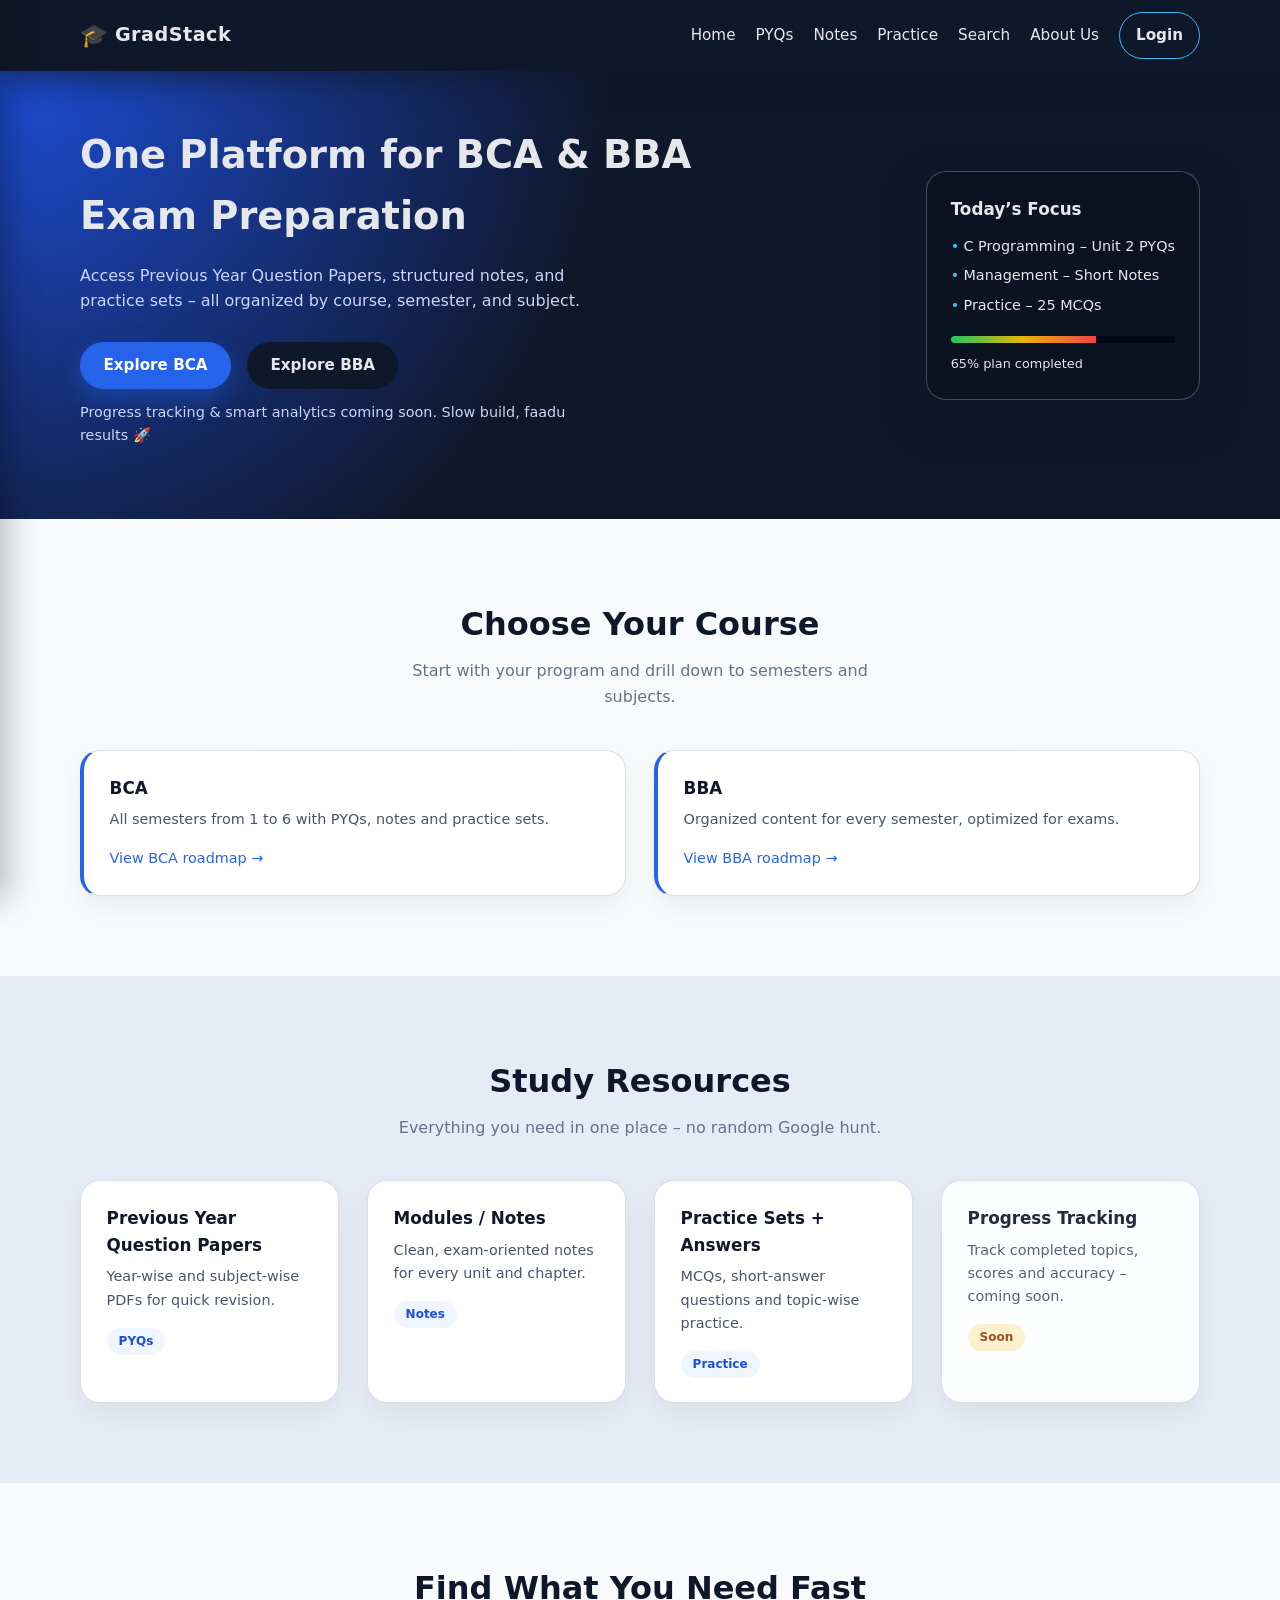
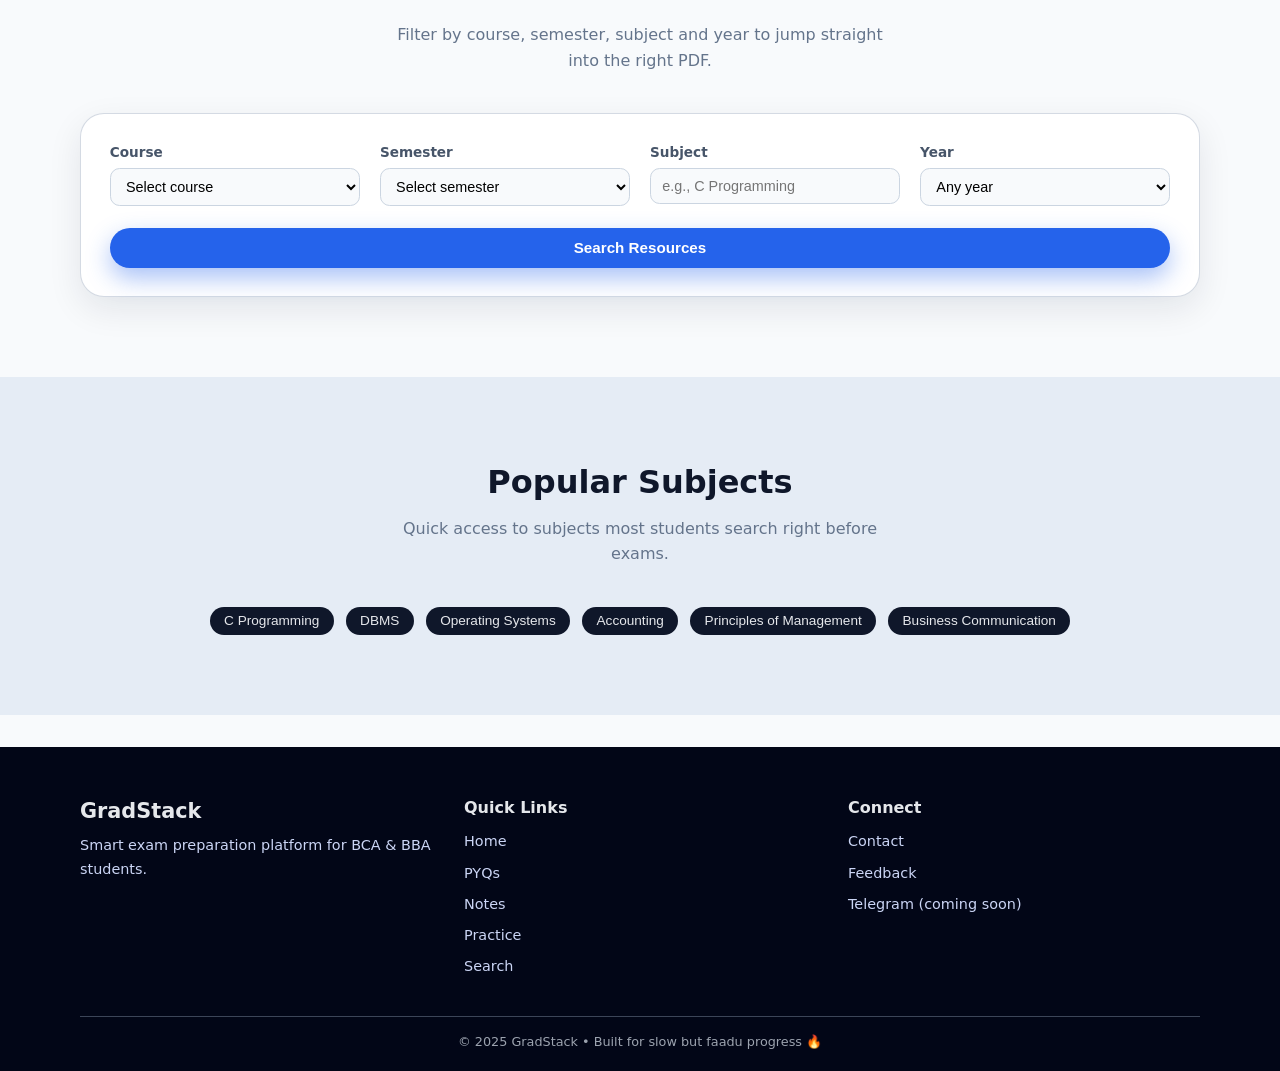
<file: GradStack/index.html>
<!DOCTYPE html>
<html lang="en">
<head>
    <meta charset="UTF-8" />
    <meta name="viewport" content="width=device-width, initial-scale=1.0" />
    <meta http-equiv="Content-Security-Policy" content="upgrade-insecure-requests">
    <title>GradStack - BCA & BBA Exam Prep</title>
    <!--<link rel="stylesheet" href="assets/css/style.css" />-->
    <link rel="stylesheet" href="Assets/css/style.css">
</head>
<body>
    <!-- ========== NAVBAR ========== -->
    <header class="navbar">
        <div class="container nav-content">

             <!-- LEFT -->
            <div class="nav-left">
            <div class="menu-icon" onclick="openMenu()">☰</div>

            <div class="logo">
                <!-- Text logo, later yahan image laga sakta hai -->
                <span class="logo-icon">🎓</span>
                <span class="logo-text">GradStack</span>
            </div>
            </div>


            <!-- RIGHT -->
                 <div class="nav-right">
            <nav class="nav-links nav-right">
                <a href="#hero">Home</a>
                <a href="#resources">PYQs</a>
                <a href="#resources">Notes</a>
                <a href="#resources">Practice</a>
                <a href="#search">Search</a>
                <a href="About Us/index.html">About Us</a>
                <a href="Login Page/login.html" class="btn-outline nav-login">Login</a>
            </nav>
            </div>
        </div>
    </header>

    
    <!-- OVERLAY -->
<div id="overlay" onclick="closeMenu()"></div>

<!-- SIDEBAR -->
<div id="sidebar">
  <div class="sidebar-header">
    <h3>Your Account</h3>
    <span onclick="closeMenu()">✕</span>
  </div>

  <ul>
    <li><strong>Trending</strong></li>
    <li>Bestsellers</li>
    <li>New Releases</li>
    <li>Movers & Shakers</li>

    <li class="divider"></li>

    <li><strong>Top Categories</strong></li>
    <li><a href="BCA and BBA/bca_resources.html">BCA Resources</a></li>
    <li><a href="BCA and BBA/bba_resources.html">BBA Resources</a></li>
    <li>Practice Zone</li>
    <li>Progress Tracker</li>

    <li class="divider"></li>

    <li><strong>Quick Links</strong></li>
    <li><a href="Login Page/login.html">Login</a></li>
    <li><a href="About Us/index.html">About Us</a></li>
  </ul>
</div>




    <!-- ========== HERO SECTION ========== -->
    <section id="hero" class="hero">
        <div class="container hero-grid">
            <div class="hero-text">
                <h1>One Platform for BCA & BBA Exam Preparation</h1>
                <p>
                    Access Previous Year Question Papers, structured notes, and
                    practice sets – all organized by course, semester, and subject.
                </p>
                <div class="hero-buttons">
                    <a href="#courses" class="btn-primary">Explore BCA</a>
                    <a href="#courses" class="btn-secondary">Explore BBA</a>
                </div>
                <p class="hero-mini">
                    Progress tracking & smart analytics coming soon. Slow build, faadu results 🚀
                </p>
            </div>

            <div class="hero-visual">
                <div class="dashboard-card">
                    <h3>Today’s Focus</h3>
                    <ul>
                        <li>C Programming – Unit 2 PYQs</li>
                        <li>Management – Short Notes</li>
                        <li>Practice – 25 MCQs</li>
                    </ul>
                    <div class="progress-bar">
                        <div class="progress-fill"></div>
                    </div>
                    <span class="progress-text">65% plan completed</span>
                </div>
            </div>
        </div>
    </section>

    <!-- ========== COURSES SECTION ========== -->
    <section id="courses" class="section">
        <div class="container">
            <h2 class="section-title">Choose Your Course</h2>
            <p class="section-subtitle">
                Start with your program and drill down to semesters and subjects.
            </p>

            <div class="card-grid two">
                <article class="card course-card">
                    <h3>BCA</h3>
                    <p>All semesters from 1 to 6 with PYQs, notes and practice sets.</p>
                    <a href="BCA and BBA/bca_roadmap.html" class="card-link">View BCA roadmap →</a>
                </article>

                <article class="card course-card">
                    <h3>BBA</h3>
                    <p>Organized content for every semester, optimized for exams.</p>
                    <a href="BCA and BBA/bba_roadmap.html" class="card-link">View BBA roadmap →</a>
                </article>
            </div>
        </div>
    </section>

    <!-- ========== RESOURCES SECTION ========== -->
    <section id="resources" class="section section-alt">
        <div class="container">
            <h2 class="section-title">Study Resources</h2>
            <p class="section-subtitle">
                Everything you need in one place – no random Google hunt.
            </p>

            <div class="card-grid four">
                <article class="card resource-card">
                    <h3>Previous Year Question Papers</h3>
                    <p>Year-wise and subject-wise PDFs for quick revision.</p>
                    <span class="tag">PYQs</span>
                </article>

                <article class="card resource-card">
                    <h3>Modules / Notes</h3>
                    <p>Clean, exam-oriented notes for every unit and chapter.</p>
                    <span class="tag">Notes</span>
                </article>

                <article class="card resource-card">
                    <h3>Practice Sets + Answers</h3>
                    <p>MCQs, short-answer questions and topic-wise practice.</p>
                    <span class="tag">Practice</span>
                </article>

                <article class="card resource-card coming-soon">
                    <h3>Progress Tracking</h3>
                    <p>Track completed topics, scores and accuracy – coming soon.</p>
                    <span class="tag">Soon</span>
                </article>
            </div>
        </div>
    </section>

    <!-- ========== SEARCH SECTION ========== -->
    <section id="search" class="section">
        <div class="container">
            <h2 class="section-title">Find What You Need Fast</h2>
            <p class="section-subtitle">
                Filter by course, semester, subject and year to jump straight into the right PDF.
            </p>

            <form class="search-form">
                <div class="form-row">
                    <div class="form-field">
                        <label for="course">Course</label>
                        <select id="course">
                            <option value="">Select course</option>
                            <option value="bca">BCA</option>
                            <option value="bba">BBA</option>
                        </select>
                    </div>

                    <div class="form-field">
                        <label for="semester">Semester</label>
                        <select id="semester">
                            <option value="">Select semester</option>
                            <option>1</option>
                            <option>2</option>
                            <option>3</option>
                            <option>4</option>
                            <option>5</option>
                            <option>6</option>
                        </select>
                    </div>

                    <div class="form-field">
                        <label for="subject">Subject</label>
                        <input id="subject" type="text" placeholder="e.g., C Programming" />
                    </div>

                    <div class="form-field">
                        <label for="year">Year</label>
                        <select id="year">
                            <option value="">Any year</option>
                            <option>2025</option>
                            <option>2024</option>
                            <option>2023</option>
                            <option>2022</option>
                            <option>2021</option>
                        </select>
                    </div>
                </div>

                <button type="submit" class="btn-primary search-btn">
                    Search Resources
                </button>
            </form>
        </div>
    </section>

    <!-- ========== POPULAR SUBJECTS SECTION ========== -->
    <section id="subjects" class="section section-alt">
        <div class="container">
            <h2 class="section-title">Popular Subjects</h2>
            <p class="section-subtitle">
                Quick access to subjects most students search right before exams.
            </p>

            <div class="subject-chips">
                <button>C Programming</button>
                <button>DBMS</button>
                <button>Operating Systems</button>
                <button>Accounting</button>
                <button>Principles of Management</button>
                <button>Business Communication</button>
            </div>
        </div>
    </section>

    <!-- ========== FOOTER ========== -->
    <footer class="footer">
        <div class="container footer-grid">
            <div>
                <h3>GradStack</h3>
                <p>Smart exam preparation platform for BCA & BBA students.</p>
            </div>

            <div>
                <h4>Quick Links</h4>
                <ul>
                    <li><a href="#hero">Home</a></li>
                    <li><a href="#resources">PYQs</a></li>
                    <li><a href="#resources">Notes</a></li>
                    <li><a href="#resources">Practice</a></li>
                    <li><a href="#search">Search</a></li>
                </ul>
            </div>

            <div>
                <h4>Connect</h4>
                <ul>
                    <li><a href="#">Contact</a></li>
                    <li><a href="#">Feedback</a></li>
                    <li><a href="#">Telegram (coming soon)</a></li>
                </ul>
            </div>
        </div>

        <div class="footer-bottom">
            © 2025 GradStack • Built for slow but faadu progress 🔥
        </div>
    </footer>
    <script src="sidemenu.js"></script>
</body>
</html>
</file>
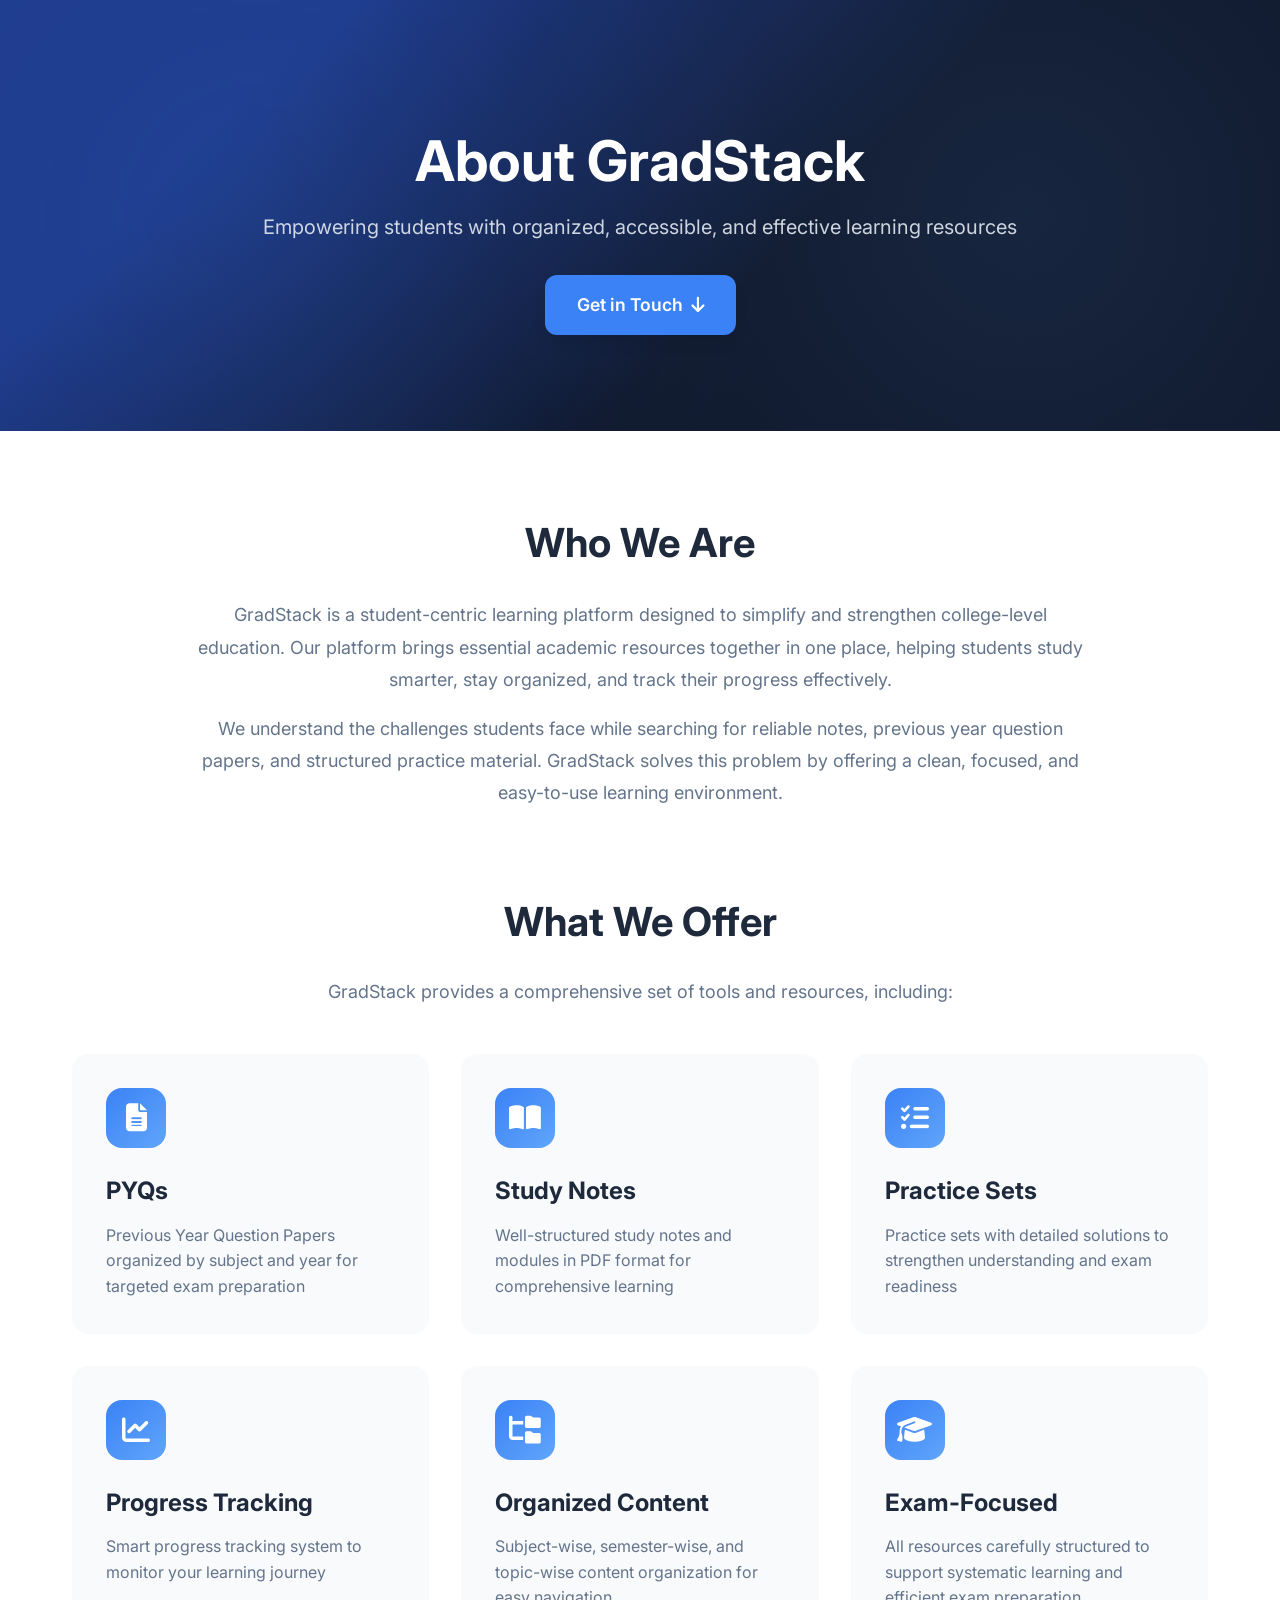
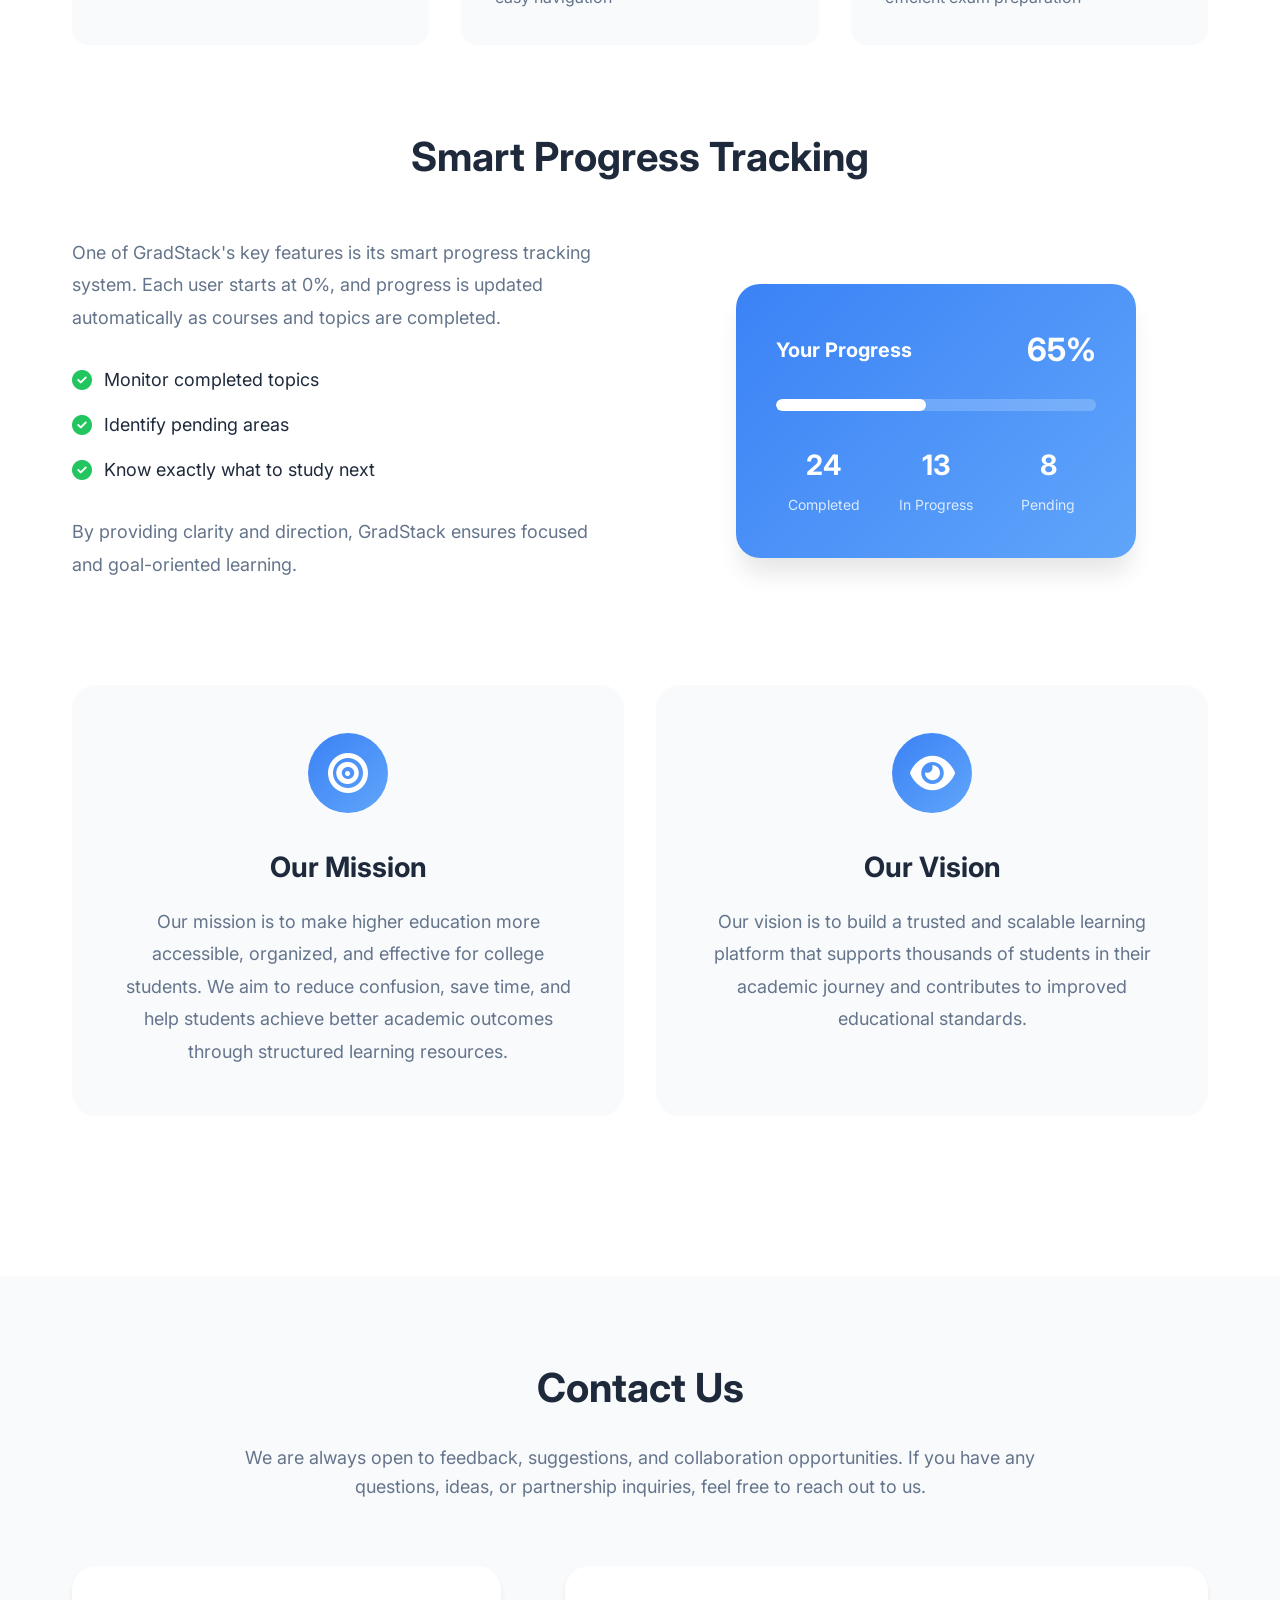
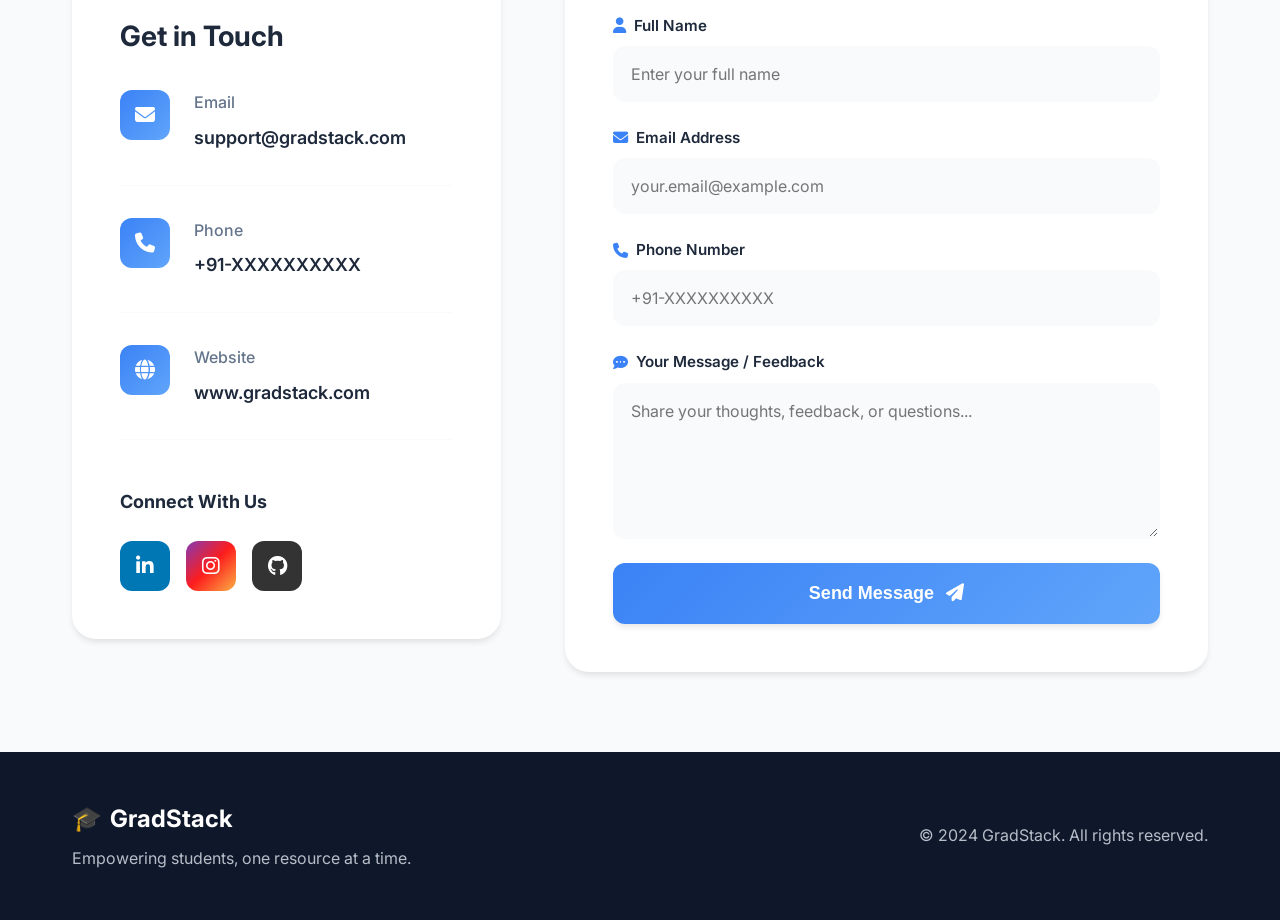
<file: GradStack/About Us/index.html>
<!DOCTYPE html>
<html lang="en">

<head>
    <meta charset="UTF-8">
    <meta name="viewport" content="width=device-width, initial-scale=1.0">
    <title>About Us & Contact - GradStack</title>
    <link rel="stylesheet" href="styles.css">
    <!-- Font Awesome for icons -->
    <link rel="stylesheet" href="https://cdnjs.cloudflare.com/ajax/libs/font-awesome/6.4.0/css/all.min.css">
    <!-- Google Fonts -->
    <link href="https://fonts.googleapis.com/css2?family=Inter:wght@400;500;600;700&display=swap" rel="stylesheet">
</head>

<body>
    <!-- Hero Section -->
    <section class="hero">
        <div class="hero-content">
            <h1 class="hero-title">About GradStack</h1>
            <p class="hero-subtitle">Empowering students with organized, accessible, and effective learning resources
            </p>
            <a href="#contact" class="cta-button">
                Get in Touch
                <i class="fas fa-arrow-down"></i>
            </a>
        </div>
    </section>

    <!-- About Section -->
    <section id="about" class="about-section">
        <div class="container">
            <!-- Who We Are -->
            <div class="about-intro">
                <h2 class="section-title">Who We Are</h2>
                <p class="intro-text">
                    GradStack is a student-centric learning platform designed to simplify and strengthen college-level
                    education.
                    Our platform brings essential academic resources together in one place, helping students study
                    smarter, stay organized,
                    and track their progress effectively.
                </p>
                <p class="intro-text">
                    We understand the challenges students face while searching for reliable notes, previous year
                    question papers,
                    and structured practice material. GradStack solves this problem by offering a clean, focused, and
                    easy-to-use learning environment.
                </p>
            </div>

            <!-- What We Offer -->
            <div class="offerings">
                <h2 class="section-title">What We Offer</h2>
                <p class="offerings-intro">
                    GradStack provides a comprehensive set of tools and resources, including:
                </p>
                <div class="cards-grid">
                    <div class="feature-card">
                        <div class="card-icon">
                            <i class="fas fa-file-alt"></i>
                        </div>
                        <h3>PYQs</h3>
                        <p>Previous Year Question Papers organized by subject and year for targeted exam preparation</p>
                    </div>
                    <div class="feature-card">
                        <div class="card-icon">
                            <i class="fas fa-book-open"></i>
                        </div>
                        <h3>Study Notes</h3>
                        <p>Well-structured study notes and modules in PDF format for comprehensive learning</p>
                    </div>
                    <div class="feature-card">
                        <div class="card-icon">
                            <i class="fas fa-tasks"></i>
                        </div>
                        <h3>Practice Sets</h3>
                        <p>Practice sets with detailed solutions to strengthen understanding and exam readiness</p>
                    </div>
                    <div class="feature-card">
                        <div class="card-icon">
                            <i class="fas fa-chart-line"></i>
                        </div>
                        <h3>Progress Tracking</h3>
                        <p>Smart progress tracking system to monitor your learning journey</p>
                    </div>
                    <div class="feature-card">
                        <div class="card-icon">
                            <i class="fas fa-folder-tree"></i>
                        </div>
                        <h3>Organized Content</h3>
                        <p>Subject-wise, semester-wise, and topic-wise content organization for easy navigation</p>
                    </div>
                    <div class="feature-card">
                        <div class="card-icon">
                            <i class="fas fa-graduation-cap"></i>
                        </div>
                        <h3>Exam-Focused</h3>
                        <p>All resources carefully structured to support systematic learning and efficient exam
                            preparation</p>
                    </div>
                </div>
            </div>

            <!-- Smart Progress Tracking -->
            <div class="progress-tracking">
                <h2 class="section-title">Smart Progress Tracking</h2>
                <div class="progress-content">
                    <div class="progress-text">
                        <p>
                            One of GradStack's key features is its smart progress tracking system.
                            Each user starts at 0%, and progress is updated automatically as courses and topics are
                            completed.
                        </p>
                        <ul class="progress-features">
                            <li><i class="fas fa-check-circle"></i> Monitor completed topics</li>
                            <li><i class="fas fa-check-circle"></i> Identify pending areas</li>
                            <li><i class="fas fa-check-circle"></i> Know exactly what to study next</li>
                        </ul>
                        <p>
                            By providing clarity and direction, GradStack ensures focused and goal-oriented learning.
                        </p>
                    </div>
                    <div class="progress-visual">
                        <div class="progress-card">
                            <div class="progress-header">
                                <h4>Your Progress</h4>
                                <span class="progress-percentage">65%</span>
                            </div>
                            <div class="progress-bar-container">
                                <div class="progress-bar" style="width: 65%;"></div>
                            </div>
                            <div class="progress-stats">
                                <div class="stat">
                                    <span class="stat-value">24</span>
                                    <span class="stat-label">Completed</span>
                                </div>
                                <div class="stat">
                                    <span class="stat-value">13</span>
                                    <span class="stat-label">In Progress</span>
                                </div>
                                <div class="stat">
                                    <span class="stat-value">8</span>
                                    <span class="stat-label">Pending</span>
                                </div>
                            </div>
                        </div>
                    </div>
                </div>
            </div>

            <!-- Mission & Vision -->
            <div class="mission-vision">
                <div class="mission-card">
                    <div class="mv-icon">
                        <i class="fas fa-bullseye"></i>
                    </div>
                    <h3>Our Mission</h3>
                    <p>
                        Our mission is to make higher education more accessible, organized, and effective for college
                        students.
                        We aim to reduce confusion, save time, and help students achieve better academic outcomes
                        through structured learning resources.
                    </p>
                </div>
                <div class="vision-card">
                    <div class="mv-icon">
                        <i class="fas fa-eye"></i>
                    </div>
                    <h3>Our Vision</h3>
                    <p>
                        Our vision is to build a trusted and scalable learning platform that supports thousands of
                        students
                        in their academic journey and contributes to improved educational standards.
                    </p>
                </div>
            </div>
        </div>
    </section>

    <!-- Contact Section -->
    <section id="contact" class="contact-section">
        <div class="container">
            <h2 class="section-title contact-title">Contact Us</h2>
            <p class="contact-intro">
                We are always open to feedback, suggestions, and collaboration opportunities.
                If you have any questions, ideas, or partnership inquiries, feel free to reach out to us.
            </p>

            <div class="contact-container">
                <!-- Contact Information -->
                <div class="contact-info">
                    <h3>Get in Touch</h3>

                    <div class="contact-method">
                        <div class="method-icon">
                            <i class="fas fa-envelope"></i>
                        </div>
                        <div class="method-details">
                            <h4>Email</h4>
                            <a href="mailto:support@gradstack.com">support@gradstack.com</a>
                        </div>
                    </div>

                    <div class="contact-method">
                        <div class="method-icon">
                            <i class="fas fa-phone"></i>
                        </div>
                        <div class="method-details">
                            <h4>Phone</h4>
                            <a href="tel:+91XXXXXXXXXX">+91-XXXXXXXXXX</a>
                        </div>
                    </div>

                    <div class="contact-method">
                        <div class="method-icon">
                            <i class="fas fa-globe"></i>
                        </div>
                        <div class="method-details">
                            <h4>Website</h4>
                            <a href="https://vsicsprem68-crypto.github.io/GradStack/"
                                target="_blank">www.gradstack.com</a>
                        </div>
                    </div>

                    <div class="social-links">
                        <h4>Connect With Us</h4>
                        <div class="social-icons">
                            <a href="https://linkedin.com" target="_blank" aria-label="LinkedIn"
                                class="social-icon linkedin">
                                <i class="fab fa-linkedin-in"></i>
                            </a>
                            <a href="https://instagram.com" target="_blank" aria-label="Instagram"
                                class="social-icon instagram">
                                <i class="fab fa-instagram"></i>
                            </a>
                            <a href="https://github.com" target="_blank" aria-label="GitHub" class="social-icon github">
                                <i class="fab fa-github"></i>
                            </a>
                        </div>
                    </div>
                </div>

                <!-- Contact Form -->
                <div class="contact-form-container">
                    <form id="contactForm" class="contact-form">
                        <div class="form-group">
                            <label for="name">
                                <i class="fas fa-user"></i>
                                Full Name
                            </label>
                            <input type="text" id="name" name="name" placeholder="Enter your full name" required>
                        </div>

                        <div class="form-group">
                            <label for="email">
                                <i class="fas fa-envelope"></i>
                                Email Address
                            </label>
                            <input type="email" id="email" name="email" placeholder="your.email@example.com" required>
                        </div>

                        <div class="form-group">
                            <label for="phone">
                                <i class="fas fa-phone"></i>
                                Phone Number
                            </label>
                            <input type="tel" id="phone" name="phone" placeholder="+91-XXXXXXXXXX" required>
                        </div>

                        <div class="form-group">
                            <label for="message">
                                <i class="fas fa-comment-dots"></i>
                                Your Message / Feedback
                            </label>
                            <textarea id="message" name="message" rows="6"
                                placeholder="Share your thoughts, feedback, or questions..." required></textarea>
                        </div>

                        <button type="submit" class="submit-button">
                            <span>Send Message</span>
                            <i class="fas fa-paper-plane"></i>
                        </button>
                    </form>

                    <!-- Success Message -->
                    <div id="successMessage" class="success-message hidden">
                        <i class="fas fa-check-circle"></i>
                        <p>Thank you! Your message has been sent successfully. We'll get back to you soon.</p>
                    </div>
                </div>
            </div>
        </div>
    </section>

    <!-- Footer -->
    <footer class="footer">
        <div class="container">
            <div class="footer-content">
                <div class="footer-left">
                    <div class="footer-logo">
                        <span class="logo-icon">🎓</span>
                        <span class="logo-text">GradStack</span>
                    </div>
                    <p class="footer-tagline">Empowering students, one resource at a time.</p>
                </div>
                <div class="footer-right">
                    <p>&copy; 2024 GradStack. All rights reserved.</p>
                </div>
            </div>
        </div>
    </footer>

    <script src="script.js"></script>
</body>

</html>
</file>
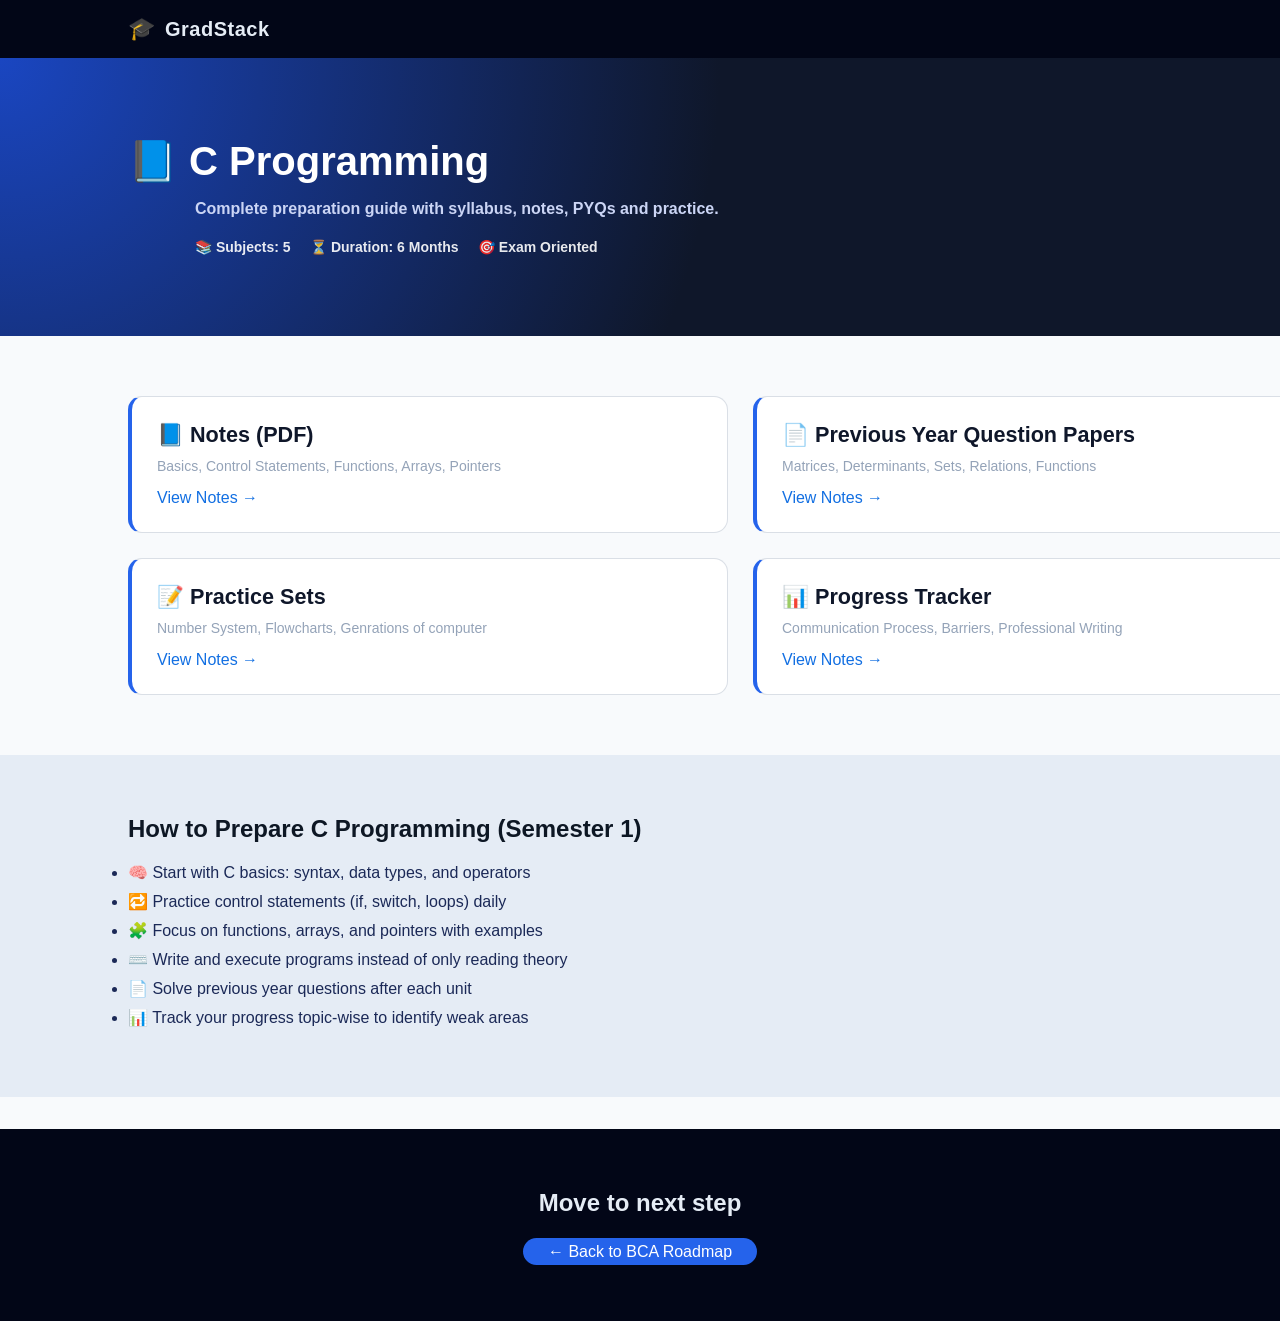
<file: GradStack/BCA and BBA/Semester/bca_sem-1/Subjects/c-programming/index.html>
<!DOCTYPE html>
<html lang="en">
<head>
  <meta charset="UTF-8">
  <meta name="viewport" content="width=device-width, initial-scale=1.0">
  <title>BCA Semester 1 | GradStack</title>
  <link rel="stylesheet" href="../../../../roadmap.css">
</head>
<body>

    <!-- ===== HEADER ===== -->
<header class="site-header">
  <div class="brand">
    <span class="logo">🎓</span>
    <span class="brand-name">GradStack</span>
  </div>
</header>


  <!-- ===== HERO ===== -->
  <section class="hero">
    <h1>📘 C Programming</h1>
    <p>Complete preparation guide with syllabus, notes, PYQs and practice.</p>

    <div class="info">
      <span>📚 Subjects: 5</span>
      <span>⏳ Duration: 6 Months</span>
      <span>🎯 Exam Oriented</span>
    </div>
  </section>

  <!-- ===== SUBJECT ROADMAP ===== -->
  <section class="roadmap">

    <div class="semester">
      <h2>📘 Notes (PDF)</h2>
      <p>Basics, Control Statements, Functions, Arrays, Pointers</p>
      <a href="#" class="btn">View Notes →</a>
    </div>

    <div class="semester">
      <h2>📄 Previous Year Question Papers</h2>
      <p>Matrices, Determinants, Sets, Relations, Functions</p>
      <a href="#" class="btn">View Notes →</a>
    </div>

    <div class="semester">
      <h2>📝 Practice Sets</h2>
      <p>Number System, Flowcharts, Genrations of computer</p>
      <a href="#" class="btn">View Notes →</a>
    </div>

    <div class="semester">
      <h2>📊 Progress Tracker</h2>
      <p>Communication Process, Barriers, Professional Writing</p>
      <a href="#" class="btn">View Notes →</a>
    </div>

  </section>

  <!-- ===== HOW TO STUDY ===== -->
  <section class="use">
    <h2>How to Prepare C Programming (Semester 1)</h2>

<ul class="prep-list">
  <li>🧠 Start with C basics: syntax, data types, and operators</li>
  <li>🔁 Practice control statements (if, switch, loops) daily</li>
  <li>🧩 Focus on functions, arrays, and pointers with examples</li>
  <li>⌨️ Write and execute programs instead of only reading theory</li>
  <li>📄 Solve previous year questions after each unit</li>
  <li>📊 Track your progress topic-wise to identify weak areas</li>
</ul>

  </section>

  <!-- ===== CTA ===== -->
  <section class="cta">
    <h2>Move to next step</h2>
    <div class="st-btn">
      <a href="../../../../bca_roadmap.html" class="btn primary">← Back to BCA Roadmap</a>
    </div>
  </section>

</body>
</html>
</file>
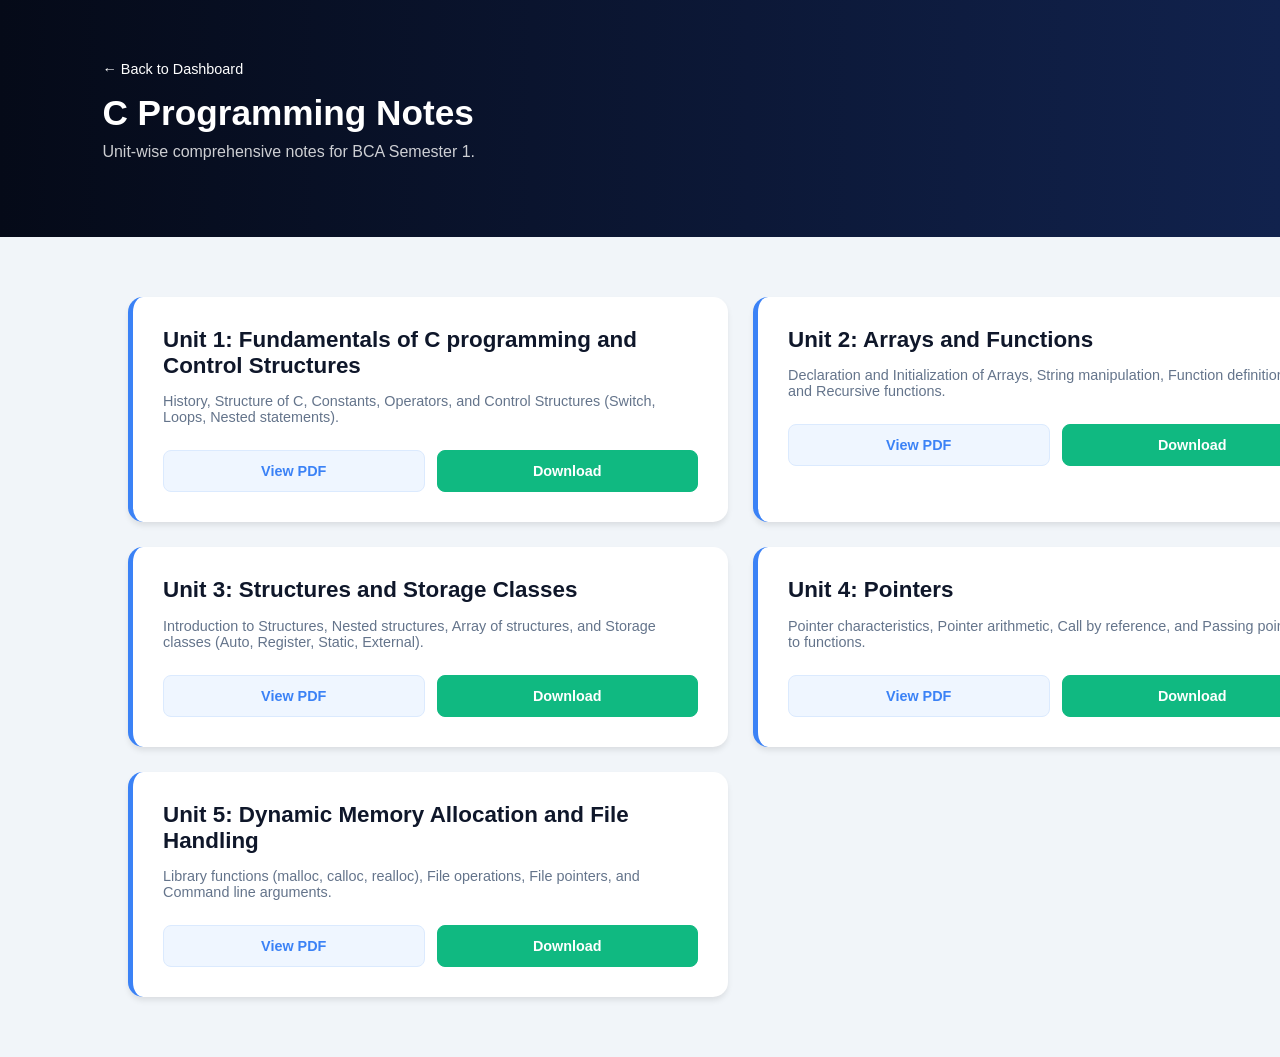
<file: GradStack/notes.html>
<!DOCTYPE html>
<html lang="en">

<head>
    <meta charset="UTF-8">
    <meta name="viewport" content="width=device-width, initial-scale=1.0">
    <title>C Programming Notes | GradStack</title>
    <style>
        :root {
            --primary-blue: #3b82f6;
            --bg-color: #f1f5f9;
            --text-dark: #0f172a;
            --text-gray: #64748b;
            --success-green: #10b981;
        }

        body {
            font-family: 'Segoe UI', Roboto, sans-serif;
            margin: 0;
            background-color: var(--bg-color);
        }

        /* Hero Section matches your dashboard */
        .hero {
            background: linear-gradient(to right, #050a18, #11224d);
            color: white;
            padding: 60px 8%;
            text-align: left;
        }

        .hero h1 {
            margin: 0;
            font-size: 2.2rem;
        }

        .hero p {
            opacity: 0.8;
            margin-top: 10px;
        }

        /* Grid Container for 2-column layout */
        .notes-grid {
            padding: 60px 10%;
            display: grid;
            grid-template-columns: repeat(2, minmax(600px, 2fr));
            gap: 25px;

        }

        /* Unit Card Styling */
        .unit-card {
            background: white;
            padding: 30px;
            border-radius: 15px;
            border-left: 5px solid var(--primary-blue);
            box-shadow: 0 4px 6px -1px rgba(0, 0, 0, 0.1);
            transition: all 0.2s ease;
        }

        .unit-card h2 {
            margin: 0 0 5px 0;
            font-size: 1.4rem;
            color: var(--text-dark);
        }

        .unit-card .topics {
            color: var(--text-gray);
            font-size: 0.9rem;
            margin-bottom: 25px;
        }

        .unit-card:hover {
            transform: translateY(-6px);
            border-color: #3b82f6;
        }

        /* Button Styling */
        .button-container {
            display: flex;
            gap: 12px;
        }

        .btn {
            flex: 1;
            padding: 12px;
            border-radius: 8px;
            text-decoration: none;
            font-size: 0.9rem;
            font-weight: 600;
            text-align: center;
            transition: all 0.2s ease;
        }

        .view-btn {
            background-color: #eff6ff;
            color: var(--primary-blue);
            border: 1px solid #dbeafe;
        }

        .view-btn:hover {
            background-color: var(--primary-blue);
            color: white;
        }

        .download-btn {
            background-color: var(--success-green);
            color: white;
            border: 1px solid var(--success-green);
        }

        .download-btn:hover {
            background-color: #059669;
        }

        /* Mobile Responsive */
        @media (max-width: 850px) {
            .notes-grid {
                grid-template-columns: 1fr;
            }
        }
    </style>
</head>

<body>

    <header class="hero">
        <a href="index.html" style="color: white; text-decoration: none; font-size: 0.9rem;">← Back to Dashboard</a>
        <h1 style="margin-top: 15px;">C Programming Notes</h1>
        <p>Unit-wise comprehensive notes for BCA Semester 1.</p>
    </header>

    <main class="notes-grid">

        <div class="unit-card">
            <h2>Unit 1: Fundamentals of C programming and Control Structures</h2>
            <p class="topics">History, Structure of C, Constants, Operators, and Control Structures (Switch, Loops,
                Nested statements).</p>
            <div class="button-container">
                <a href="unit1.docx" target="_blank" class="btn view-btn">View PDF</a>
                <a href="unit1.docx" download class="btn download-btn">Download</a>
            </div>
        </div>

        <div class="unit-card">
            <h2>Unit 2: Arrays and Functions</h2>
            <p class="topics">Declaration and Initialization of Arrays, String manipulation, Function definitions, and
                Recursive functions.</p>
            <div class="button-container">
                <a href="unit2.docx" target="_blank" class="btn view-btn">View PDF</a>
                <a href="unit2.docx" download class="btn download-btn">Download</a>
            </div>
        </div>

        <div class="unit-card">
            <h2>Unit 3: Structures and Storage Classes</h2>
            <p class="topics">Introduction to Structures, Nested structures, Array of structures, and Storage classes
                (Auto, Register, Static, External).</p>
            <div class="button-container">
                <a href="unit3.docx" target="_blank" class="btn view-btn">View PDF</a>
                <a href="unit3.docx" download class="btn download-btn">Download</a>
            </div>
        </div>

        <div class="unit-card">
            <h2>Unit 4: Pointers</h2>
            <p class="topics">Pointer characteristics, Pointer arithmetic, Call by reference, and Passing pointers to
                functions.</p>
            <div class="button-container">
                <a href="unit4.docx" target="_blank" class="btn view-btn">View PDF</a>
                <a href="unit4.docx" download class="btn download-btn">Download</a>
            </div>
        </div>

        <div class="unit-card">
            <h2>Unit 5: Dynamic Memory Allocation and File Handling</h2>
            <p class="topics">Library functions (malloc, calloc, realloc), File operations, File pointers, and Command
                line arguments.</p>
            <div class="button-container">
                <a href="unit5.docx" target="_blank" class="btn view-btn">View PDF</a>
                <a href="unit5.docx" download class="btn download-btn">Download</a>
            </div>
        </div>

    </main>

</body>

</html>
</file>
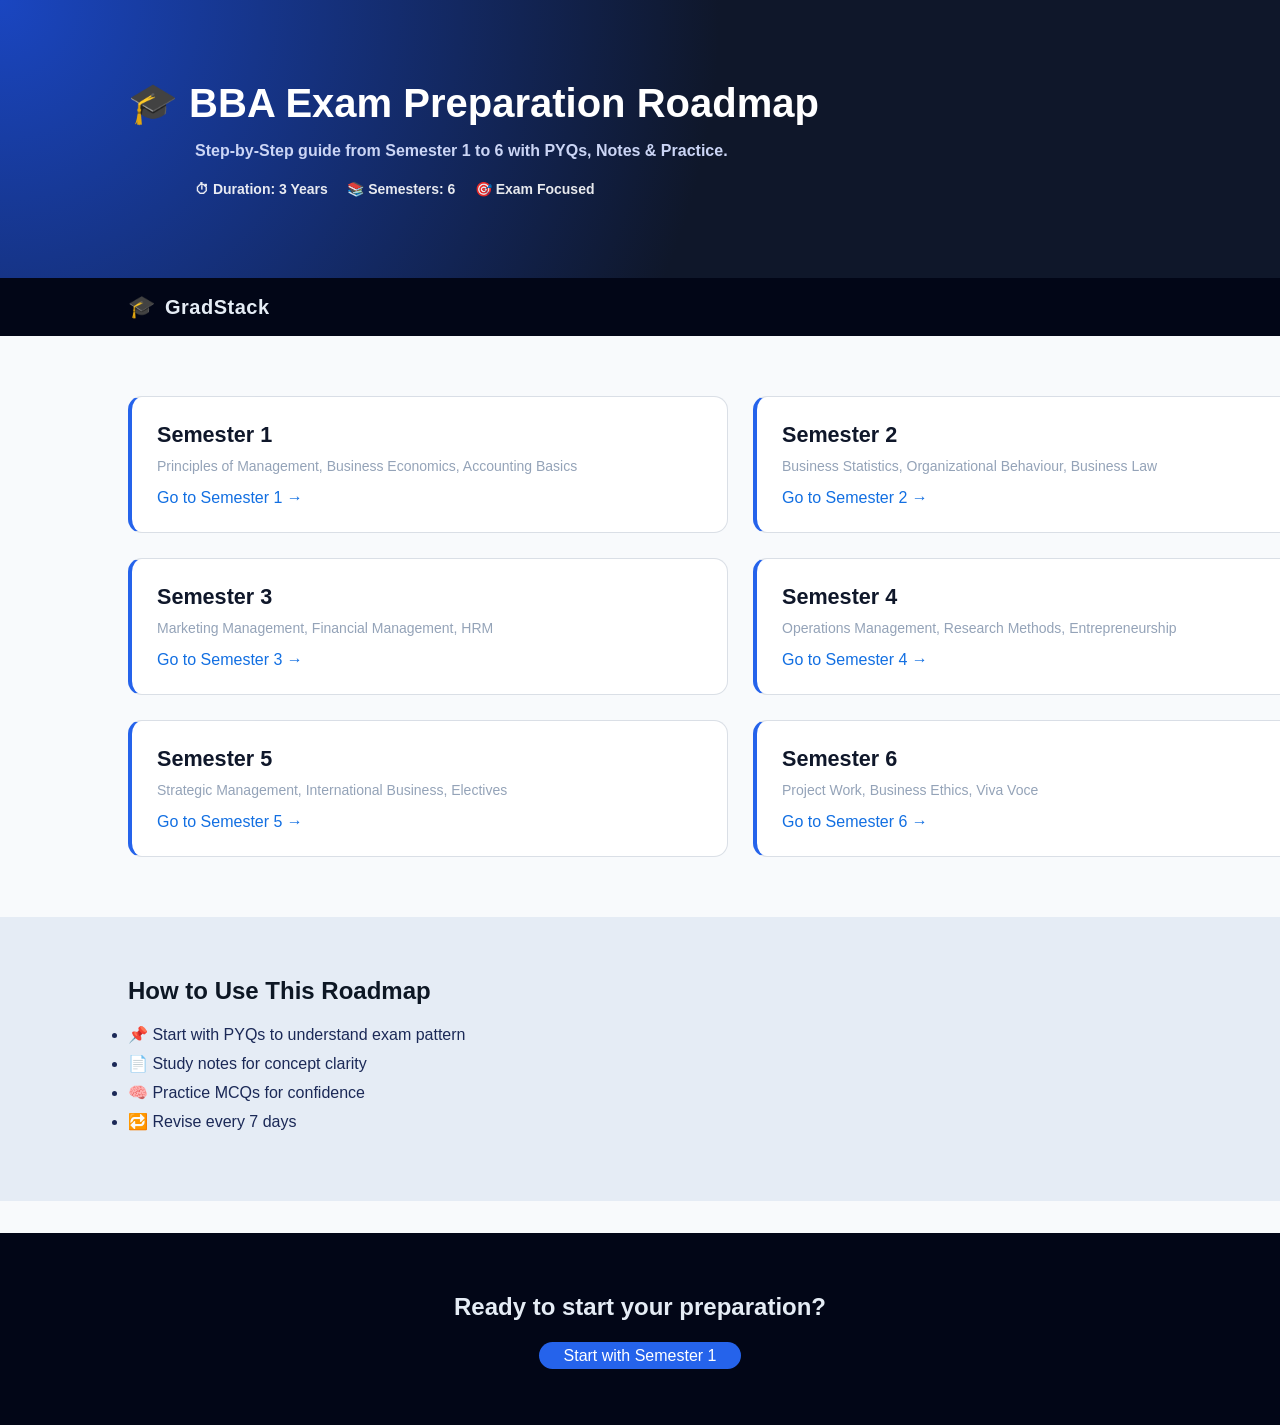
<file: GradStack/BCA and BBA/bba_roadmap.html>
<!DOCTYPE html>
<html lang="en">
<head>
  <meta charset="UTF-8">
  <meta name="viewport" content="width=device-width, initial-scale=1.0">
  <title>BBA Roadmap | GradStack</title>
  <link rel="stylesheet" href="roadmap.css">
</head>
<body>

  <!-- ===== TOP / HERO ===== -->
  <section class="hero">
    <h1>🎓 BBA Exam Preparation Roadmap</h1>
    <p>Step-by-Step guide from Semester 1 to 6 with PYQs, Notes &amp; Practice.</p>

    <div class="info">
        <span>⏱ Duration: 3 Years</span>
        <span>📚 Semesters: 6</span>
        <span>🎯 Exam Focused</span>
    </div>
  </section>

  <!-- ===== HEADER ===== -->
<header class="site-header">
  <div class="brand">
    <span class="logo">🎓</span>
    <span class="brand-name">GradStack</span>
  </div>
</header>


    <!-- ===== SEMESTER ROADMAP ===== -->
     <section class="roadmap">
        <div class="semester">
      <h2>Semester 1</h2>
      <p>Principles of Management, Business Economics, Accounting Basics</p>
      <a href="Semester/bba_sem-1/bba-sem1.html" class="btn">Go to Semester 1 →</a>
    </div>

    <div class="semester">
      <h2>Semester 2</h2>
      <p>Business Statistics, Organizational Behaviour, Business Law</p>
      <a href="Semester/bba_sem-2/bba-sem2.html" class="btn">Go to Semester 2 →</a>
    </div>

    <div class="semester">
      <h2>Semester 3</h2>
      <p>Marketing Management, Financial Management, HRM</p>
      <a href="Semester/bba_sem-3/bba-sem3.html" class="btn">Go to Semester 3 →</a>
    </div>

    <div class="semester">
      <h2>Semester 4</h2>
      <p>Operations Management, Research Methods, Entrepreneurship</p>
      <a href="Semester/bba_sem-4/bba-sem4.html" class="btn">Go to Semester 4 →</a>
    </div>

    <div class="semester">
      <h2>Semester 5</h2>
      <p>Strategic Management, International Business, Electives</p>
      <a href="Semester/bba_sem-5/bba-sem5.html" class="btn">Go to Semester 5 →</a>
    </div>

    <div class="semester">
      <h2>Semester 6</h2>
      <p>Project Work, Business Ethics, Viva Voce</p>
      <a href="Semester/bba_sem-6/bba-sem6.html" class="btn">Go to Semester 6 →</a>
    </div>

  </section>

  <!-- ===== HOW TO USE SECTION ===== -->


  <section class="use">
    <h2>How to Use This Roadmap</h2>
    <ul>
      <li>📌 Start with PYQs to understand exam pattern</li>
      <li>📄 Study notes for concept clarity</li>
      <li>🧠 Practice MCQs for confidence</li>
      <li>🔁 Revise every 7 days</li>
    </ul>
  </section>

   <!-- ===== CTA ===== -->
  <section class="cta">
    <h2>Ready to start your preparation?</h2>
    <div class="st-btn">
    <a href="#" class="btn primary">Start with Semester 1</a>
    </div>
  </section>

</body>
</html>
</file>
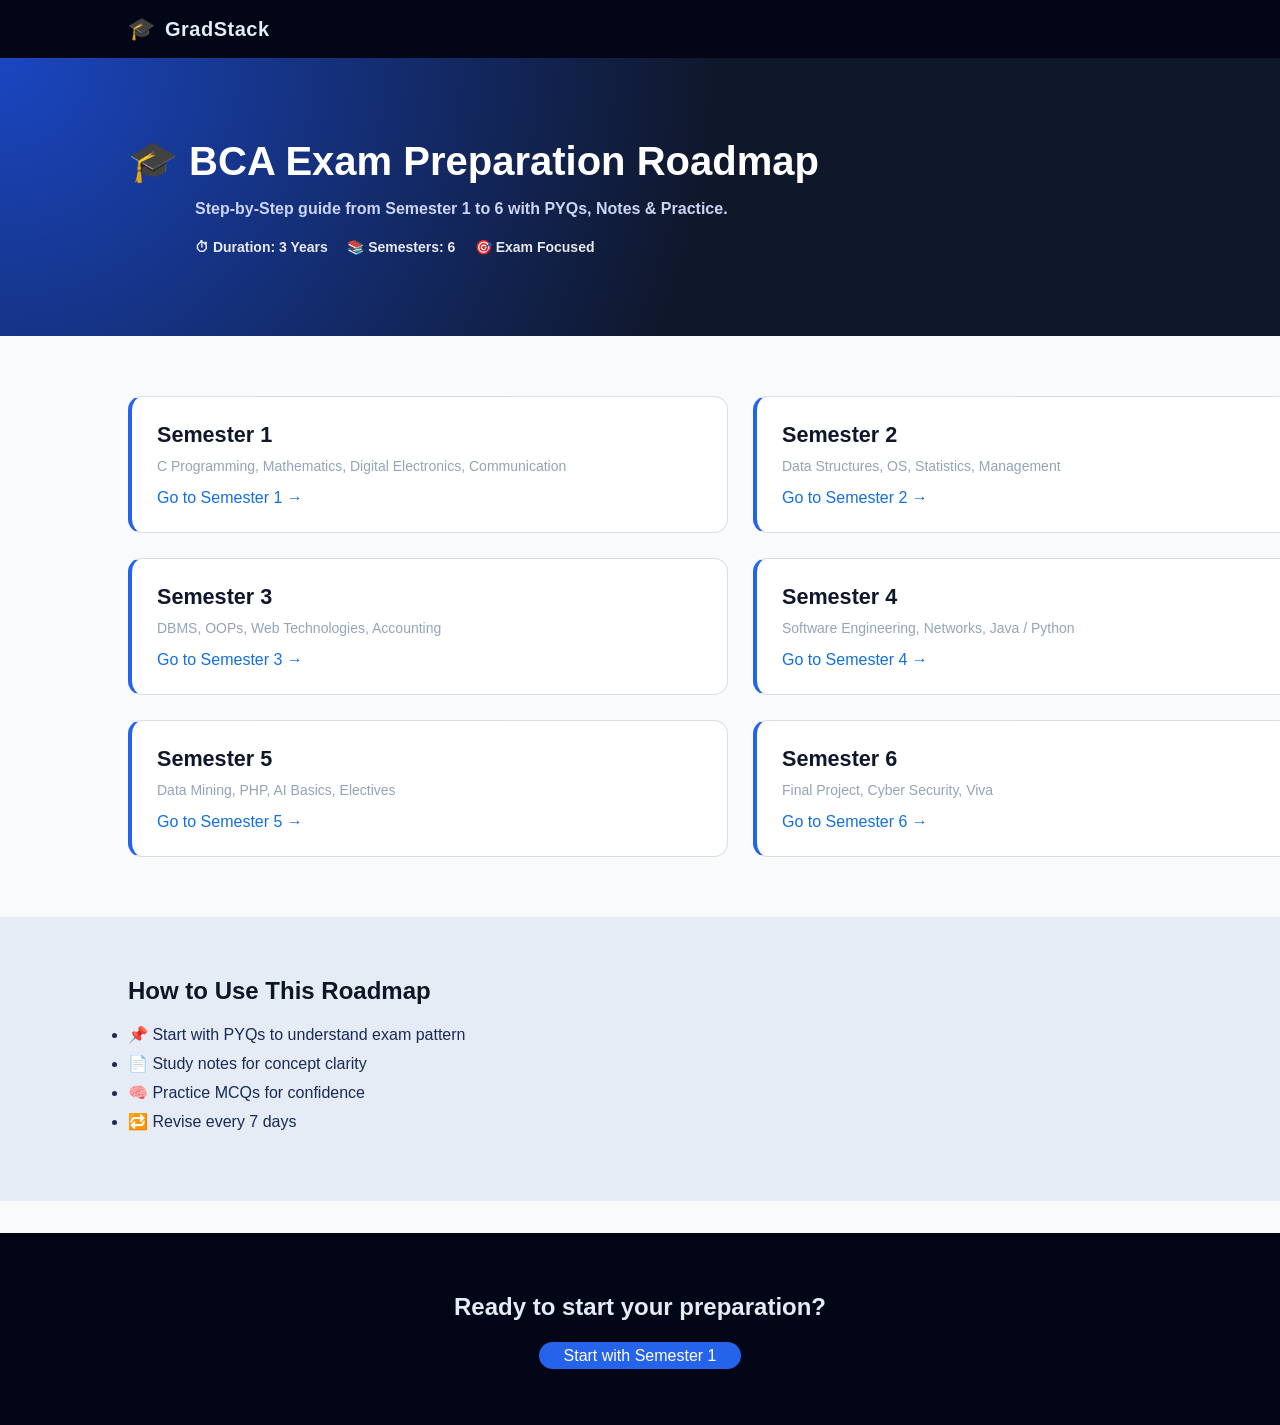
<file: GradStack/BCA and BBA/bca_roadmap.html>
<!DOCTYPE html>
<html lang="en">
<head>
  <meta charset="UTF-8">
  <meta name="viewport" content="width=device-width, initial-scale=1.0">
  <title>BCA Roadmap | GradStack</title>
  <link rel="stylesheet" href="roadmap.css">
</head>
<body>
  <!-- ===== HEADER ===== -->
<header class="site-header">
  <div class="brand">
    <span class="logo">🎓</span>
    <span class="brand-name">GradStack</span>
  </div>
</header>


  <!-- ===== TOP / HERO ===== -->
  <section class="hero">
    <h1>🎓 BCA Exam Preparation Roadmap</h1>
    <p>Step-by-Step guide from Semester 1 to 6 with PYQs, Notes &amp; Practice.</p>

    <div class="info">
        <span>⏱ Duration: 3 Years</span>
        <span>📚 Semesters: 6</span>
        <span>🎯 Exam Focused</span>
    </div>
  </section>

    <!-- ===== SEMESTER ROADMAP ===== -->
     <section class="roadmap">
        <div class="semester">
      <h2>Semester 1</h2>
      <p>C Programming, Mathematics, Digital Electronics, Communication</p>
      <a href="Semester/bca_sem-1/bca-sem1.html" class="btn">Go to Semester 1 →</a>
    </div>

    <div class="semester">
      <h2>Semester 2</h2>
      <p>Data Structures, OS, Statistics, Management</p>
      <a href="Semester/bca_sem-2/bca-sem2.html" class="btn">Go to Semester 2 →</a>
    </div>

    <div class="semester">
      <h2>Semester 3</h2>
      <p>DBMS, OOPs, Web Technologies, Accounting</p>
      <a href="Semester/bca_sem-3/bca-sem3.html" class="btn">Go to Semester 3 →</a>
    </div>

    <div class="semester">
      <h2>Semester 4</h2>
      <p>Software Engineering, Networks, Java / Python</p>
      <a href="Semester/bca_sem-4/bca-sem4.html" class="btn">Go to Semester 4 →</a>
    </div>

    <div class="semester">
      <h2>Semester 5</h2>
      <p>Data Mining, PHP, AI Basics, Electives</p>
      <a href="Semester/bca_sem-5/bca-sem5.html" class="btn">Go to Semester 5 →</a>
    </div>

    <div class="semester">
      <h2>Semester 6</h2>
      <p>Final Project, Cyber Security, Viva</p>
      <a href="Semester/bca_sem-6/bca-sem6.html" class="btn">Go to Semester 6 →</a>
    </div>

  </section>

  <!-- ===== HOW TO USE SECTION ===== -->


  <section class="use">
    <h2>How to Use This Roadmap</h2>
    <ul>
      <li>📌 Start with PYQs to understand exam pattern</li>
      <li>📄 Study notes for concept clarity</li>
      <li>🧠 Practice MCQs for confidence</li>
      <li>🔁 Revise every 7 days</li>
    </ul>
  </section>

   <!-- ===== CTA ===== -->
  <section class="cta">
    <h2>Ready to start your preparation?</h2>
    <div class="st-btn">
    <a href="#" class="btn primary">Start with Semester 1</a>
    </div>
  </section>

</body>
</html>
</file>
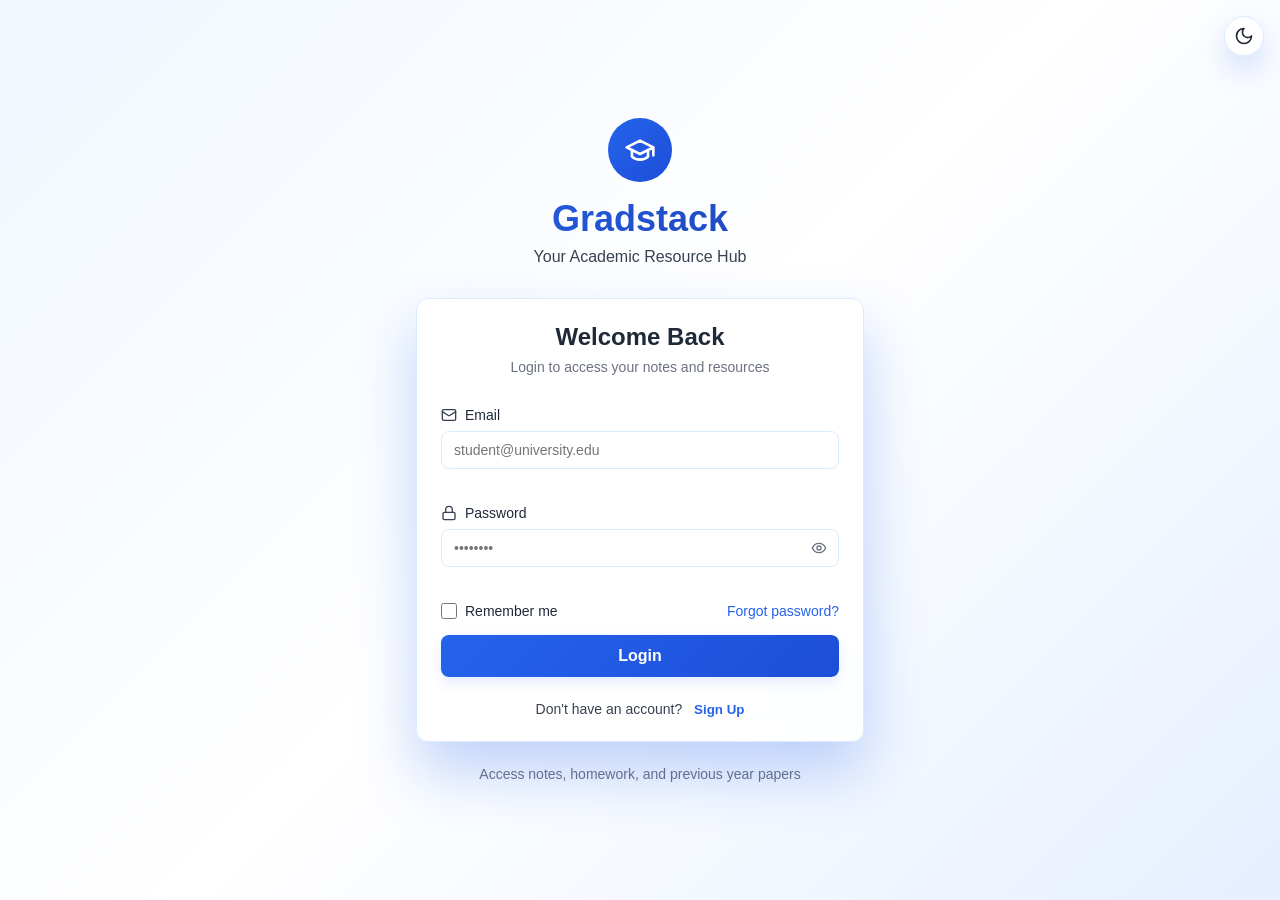
<file: GradStack/Login Page/login.html>
<!DOCTYPE html>
<html lang="en">
<head>
    <meta charset="UTF-8">
    <meta name="viewport" content="width=device-width, initial-scale=1.0">
    <title>Gradstack - Login & Signup</title>
    <link rel="stylesheet" href="style.css">
</head>
<body>

    <button id="themeToggle" class="theme-toggle" aria-label="Toggle theme">
        <svg class="icon moon-icon" xmlns="http://www.w3.org/2000/svg" width="20" height="20" viewBox="0 0 24 24" fill="none" stroke="currentColor" stroke-width="2" stroke-linecap="round" stroke-linejoin="round">
            <path d="M12 3a6 6 0 0 0 9 9 9 9 0 1 1-9-9Z"/>
        </svg>
        <svg class="icon sun-icon" xmlns="http://www.w3.org/2000/svg" width="20" height="20" viewBox="0 0 24 24" fill="none" stroke="currentColor" stroke-width="2" stroke-linecap="round" stroke-linejoin="round">
            <circle cx="12" cy="12" r="4"/>
            <path d="M12 2v2"/>
            <path d="M12 20v2"/>
            <path d="m4.93 4.93 1.41 1.41"/>
            <path d="m17.66 17.66 1.41 1.41"/>
            <path d="M2 12h2"/>
            <path d="M20 12h2"/>
            <path d="m6.34 17.66-1.41 1.41"/>
            <path d="m19.07 4.93-1.41 1.41"/>
        </svg>
    </button>

    <div class="container">
        <div class="auth-wrapper">
            <div class="branding">
                <div class="logo-circle">
                    <svg class="graduation-icon" xmlns="http://www.w3.org/2000/svg" width="32" height="32" viewBox="0 0 24 24" fill="none" stroke="currentColor" stroke-width="2" stroke-linecap="round" stroke-linejoin="round">
                        <path d="M22 10v6M2 10l10-5 10 5-10 5z"/>
                        <path d="M6 12v5c3 3 9 3 12 0v-5"/>
                    </svg>
                </div>
                <h1 class="brand-title">Gradstack</h1>
                <p class="brand-subtitle">Your Academic Resource Hub</p>
            </div>

            <div class="auth-card">
                <div class="card-header">
                    <h2 class="card-title" id="cardTitle">Welcome Back</h2>
                    <p class="card-description" id="cardDescription">Login to access your notes and resources</p>
                </div>

                <div class="card-content">
                    <form id="authForm">
                        <div class="form-group" id="nameGroup" style="display: none;">
                            <label for="name" class="form-label">
                                <svg class="label-icon" xmlns="http://www.w3.org/2000/svg" width="16" height="16" viewBox="0 0 24 24" fill="none" stroke="currentColor" stroke-width="2" stroke-linecap="round" stroke-linejoin="round">
                                    <path d="M19 21v-2a4 4 0 0 0-4-4H9a4 4 0 0 0-4 4v2"/>
                                    <circle cx="12" cy="7" r="4"/>
                                </svg>
                                Full Name
                            </label>
                            <input type="text" id="name" name="name" class="form-input" placeholder="John Doe">
                            <span class="error-message" id="nameError"></span>
                        </div>

                        <div class="form-group">
                            <label for="email" class="form-label">
                                <svg class="label-icon" xmlns="http://www.w3.org/2000/svg" width="16" height="16" viewBox="0 0 24 24" fill="none" stroke="currentColor" stroke-width="2" stroke-linecap="round" stroke-linejoin="round">
                                    <rect width="20" height="16" x="2" y="4" rx="2"/>
                                    <path d="m22 7-8.97 5.7a1.94 1.94 0 0 1-2.06 0L2 7"/>
                                </svg>
                                Email
                            </label>
                            <input type="email" id="email" name="email" class="form-input" placeholder="student@university.edu">
                            <span class="error-message" id="emailError"></span>
                        </div>

                        <div class="form-group" id="passwordGroup">
                            <label for="password" class="form-label">
                                <svg class="label-icon" xmlns="http://www.w3.org/2000/svg" width="16" height="16" viewBox="0 0 24 24" fill="none" stroke="currentColor" stroke-width="2" stroke-linecap="round" stroke-linejoin="round">
                                    <rect width="18" height="11" x="3" y="11" rx="2" ry="2"/>
                                    <path d="M7 11V7a5 5 0 0 1 10 0v4"/>
                                </svg>
                                Password
                            </label>
                            <div class="password-wrapper">
                                <input type="password" id="password" name="password" class="form-input" placeholder="••••••••">
                                <button type="button" class="password-toggle" id="togglePassword">
                                    <svg class="eye-icon" xmlns="http://www.w3.org/2000/svg" width="16" height="16" viewBox="0 0 24 24" fill="none" stroke="currentColor" stroke-width="2" stroke-linecap="round" stroke-linejoin="round">
                                        <path d="M2 12s3-7 10-7 10 7 10 7-3 7-10 7-10-7-10-7Z"/>
                                        <circle cx="12" cy="12" r="3"/>
                                    </svg>
                                    <svg class="eye-off-icon" style="display: none;" xmlns="http://www.w3.org/2000/svg" width="16" height="16" viewBox="0 0 24 24" fill="none" stroke="currentColor" stroke-width="2" stroke-linecap="round" stroke-linejoin="round">
                                        <path d="M9.88 9.88a3 3 0 1 0 4.24 4.24"/>
                                        <path d="M10.73 5.08A10.43 10.43 0 0 1 12 5c7 0 10 7 10 7a13.16 13.16 0 0 1-1.67 2.68"/>
                                        <path d="M6.61 6.61A13.526 13.526 0 0 0 2 12s3 7 10 7a9.74 9.74 0 0 0 5.39-1.61"/>
                                        <line x1="2" x2="22" y1="2" y2="22"/>
                                    </svg>
                                </button>
                            </div>
                            <span class="error-message" id="passwordError"></span>
                        </div>

                        <div class="form-group" id="confirmPasswordGroup" style="display: none;">
                            <label for="confirmPassword" class="form-label">
                                <svg class="label-icon" xmlns="http://www.w3.org/2000/svg" width="16" height="16" viewBox="0 0 24 24" fill="none" stroke="currentColor" stroke-width="2" stroke-linecap="round" stroke-linejoin="round">
                                    <rect width="18" height="11" x="3" y="11" rx="2" ry="2"/>
                                    <path d="M7 11V7a5 5 0 0 1 10 0v4"/>
                                </svg>
                                Confirm Password
                            </label>
                            <input type="password" id="confirmPassword" name="confirmPassword" class="form-input" placeholder="••••••••">
                            <span class="error-message" id="confirmPasswordError"></span>
                        </div>

                        <div class="form-options" id="loginOptions">
                            <label class="checkbox-label">
                                <input type="checkbox" id="rememberMe" class="checkbox-input">
                                <span class="checkbox-custom"></span>
                                <span class="checkbox-text">Remember me</span>
                            </label>
                            <button type="button" class="forgot-link" id="forgotPasswordBtn">Forgot password?</button>
                        </div>

                        <button type="submit" class="submit-btn" id="submitBtn">
                            <span id="btnText">Login</span>
                            <span class="loader" id="btnLoader" style="display: none;"></span>
                        </button>
                    </form>
                </div>

                <div class="card-footer">
                    <div class="toggle-mode" id="toggleMode">
                        <span class="toggle-text" id="toggleText">Don't have an account?</span>
                        <button type="button" class="toggle-link" id="toggleLink">Sign Up</button>
                    </div>

                    <div class="toggle-mode" id="backToLogin" style="display: none;">
                        <button type="button" class="toggle-link" id="backToLoginBtn">Back to Login</button>
                    </div>
                </div>
            </div>

            <p class="footer-note">Access notes, homework, and previous year papers</p>
        </div>
    </div>

    <div id="toastContainer" class="toast-container"></div>

    <script src="script.js"></script>
</body>
</html>
</file>
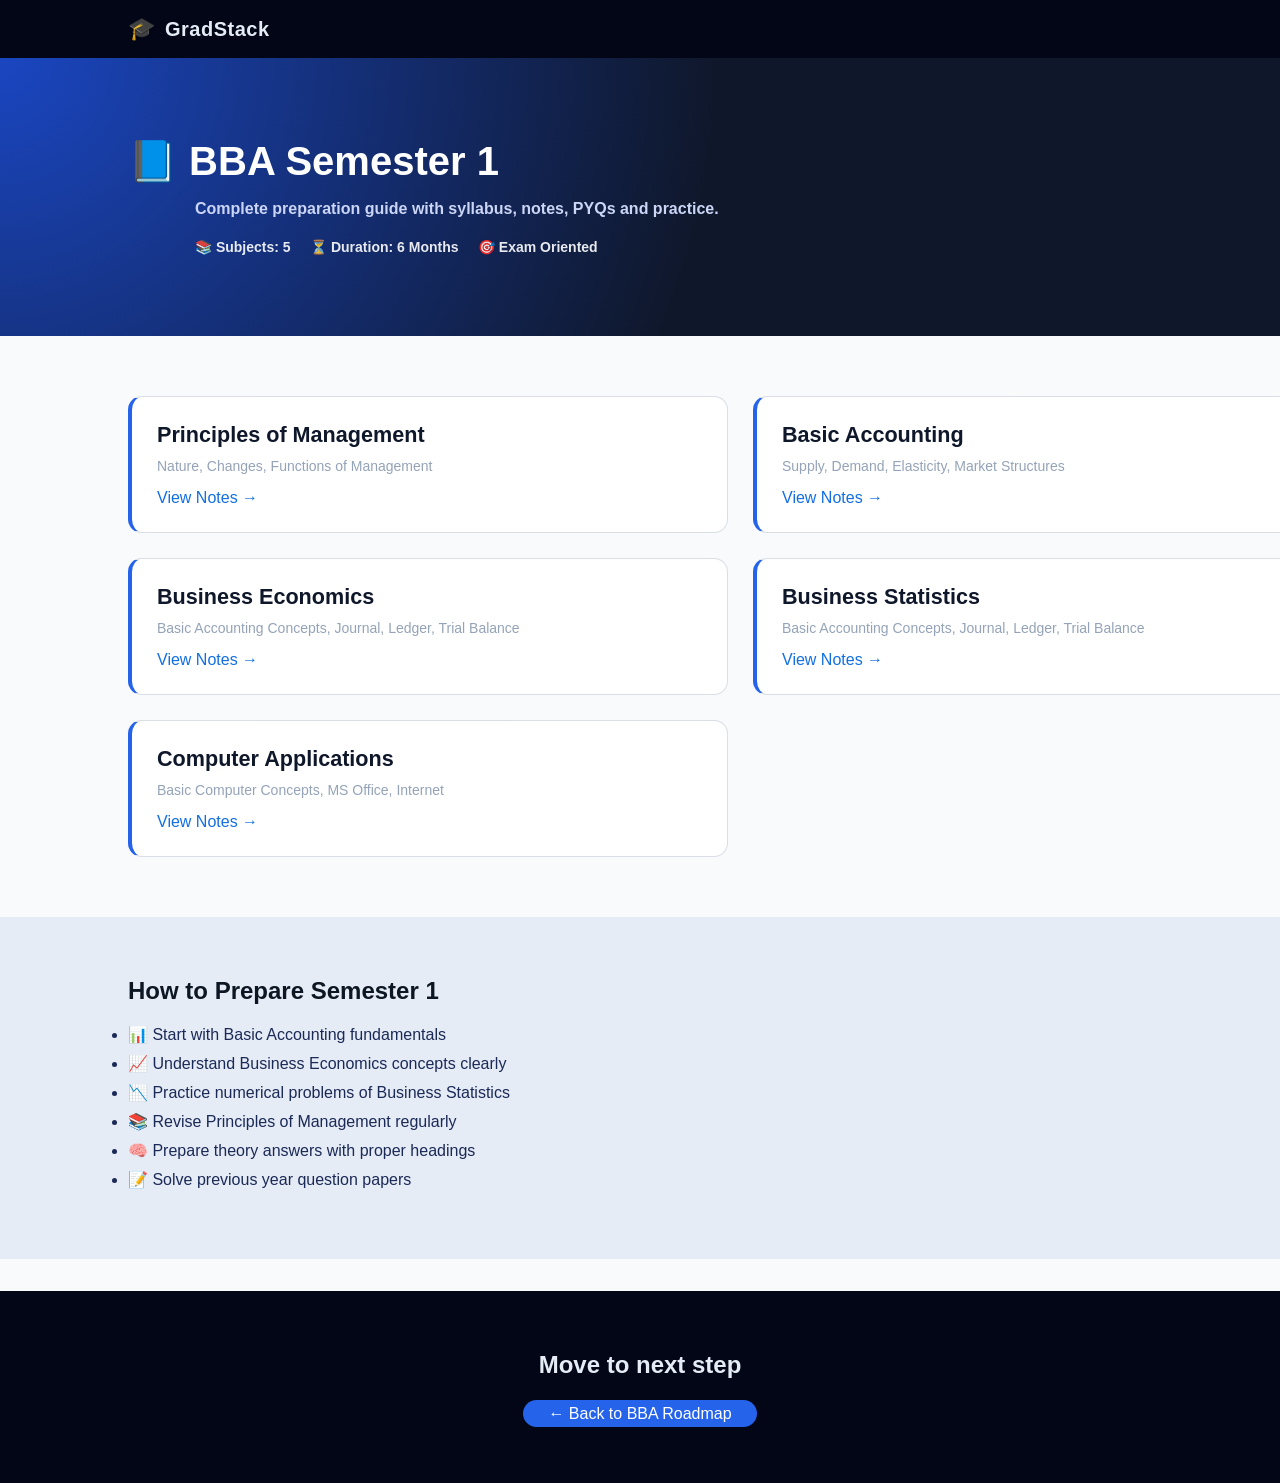
<file: GradStack/BCA and BBA/Semester/bba_sem-1/bba-sem1.html>
<!DOCTYPE html>
<html lang="en">
<head>
  <meta charset="UTF-8">
  <meta name="viewport" content="width=device-width, initial-scale=1.0">
  <title>BBA Semester 1 | GradStack</title>
  <link rel="stylesheet" href="../../roadmap.css">
</head>
<body>

    <!-- ===== HEADER ===== -->
<header class="site-header">
  <div class="brand">
    <span class="logo">🎓</span>
    <span class="brand-name">GradStack</span>
  </div>
</header>


  <!-- ===== HERO ===== -->
  <section class="hero">
    <h1>📘 BBA Semester 1</h1>
    <p>Complete preparation guide with syllabus, notes, PYQs and practice.</p>

    <div class="info">
      <span>📚 Subjects: 5</span>
      <span>⏳ Duration: 6 Months</span>
      <span>🎯 Exam Oriented</span>
    </div>
  </section>

  <!-- ===== SUBJECT ROADMAP ===== -->
  <section class="roadmap">

    <div class="semester">
      <h2> Principles of Management </h2>
      <p>Nature, Changes, Functions of Management  </p>
      <a href="#" class="btn">View Notes →</a>
    </div>

    <div class="semester">
      <h2>Basic Accounting</h2>
      <p>Supply, Demand, Elasticity, Market Structures</p>
      <a href="#" class="btn">View Notes →</a>
    </div>

    <div class="semester">
      <h2>Business Economics</h2>
      <p>Basic Accounting Concepts, Journal, Ledger, Trial Balance</p>
      <a href="#" class="btn">View Notes →</a>
    </div>

    <div class="semester">
      <h2>Business Statistics</h2>
      <p>Basic Accounting Concepts, Journal, Ledger, Trial Balance</p>
      <a href="#" class="btn">View Notes →</a>
    </div>

     <div class="semester">
      <h2>Computer Applications</h2>
      <p>Basic Computer Concepts, MS Office, Internet</p>
      <a href="#" class="btn">View Notes →</a>
    </div>

  </section>

  <!-- ===== HOW TO STUDY ===== -->
  <section class="use">
    <h2>How to Prepare Semester 1</h2>
    <ul>
      <li>📊 Start with Basic Accounting fundamentals</li>
    <li>📈 Understand Business Economics concepts clearly</li>
    <li>📉 Practice numerical problems of Business Statistics</li>
    <li>📚 Revise Principles of Management regularly</li>
    <li>🧠 Prepare theory answers with proper headings</li>
    <li>📝 Solve previous year question papers</li>
    </ul>
  </section>

  <!-- ===== CTA ===== -->
  <section class="cta">
    <h2>Move to next step</h2>
    <div class="st-btn">
      <a href="../bba_roadmap.html" class="btn primary">← Back to BBA Roadmap</a>
    </div>
  </section>

</body>
</html>
</file>
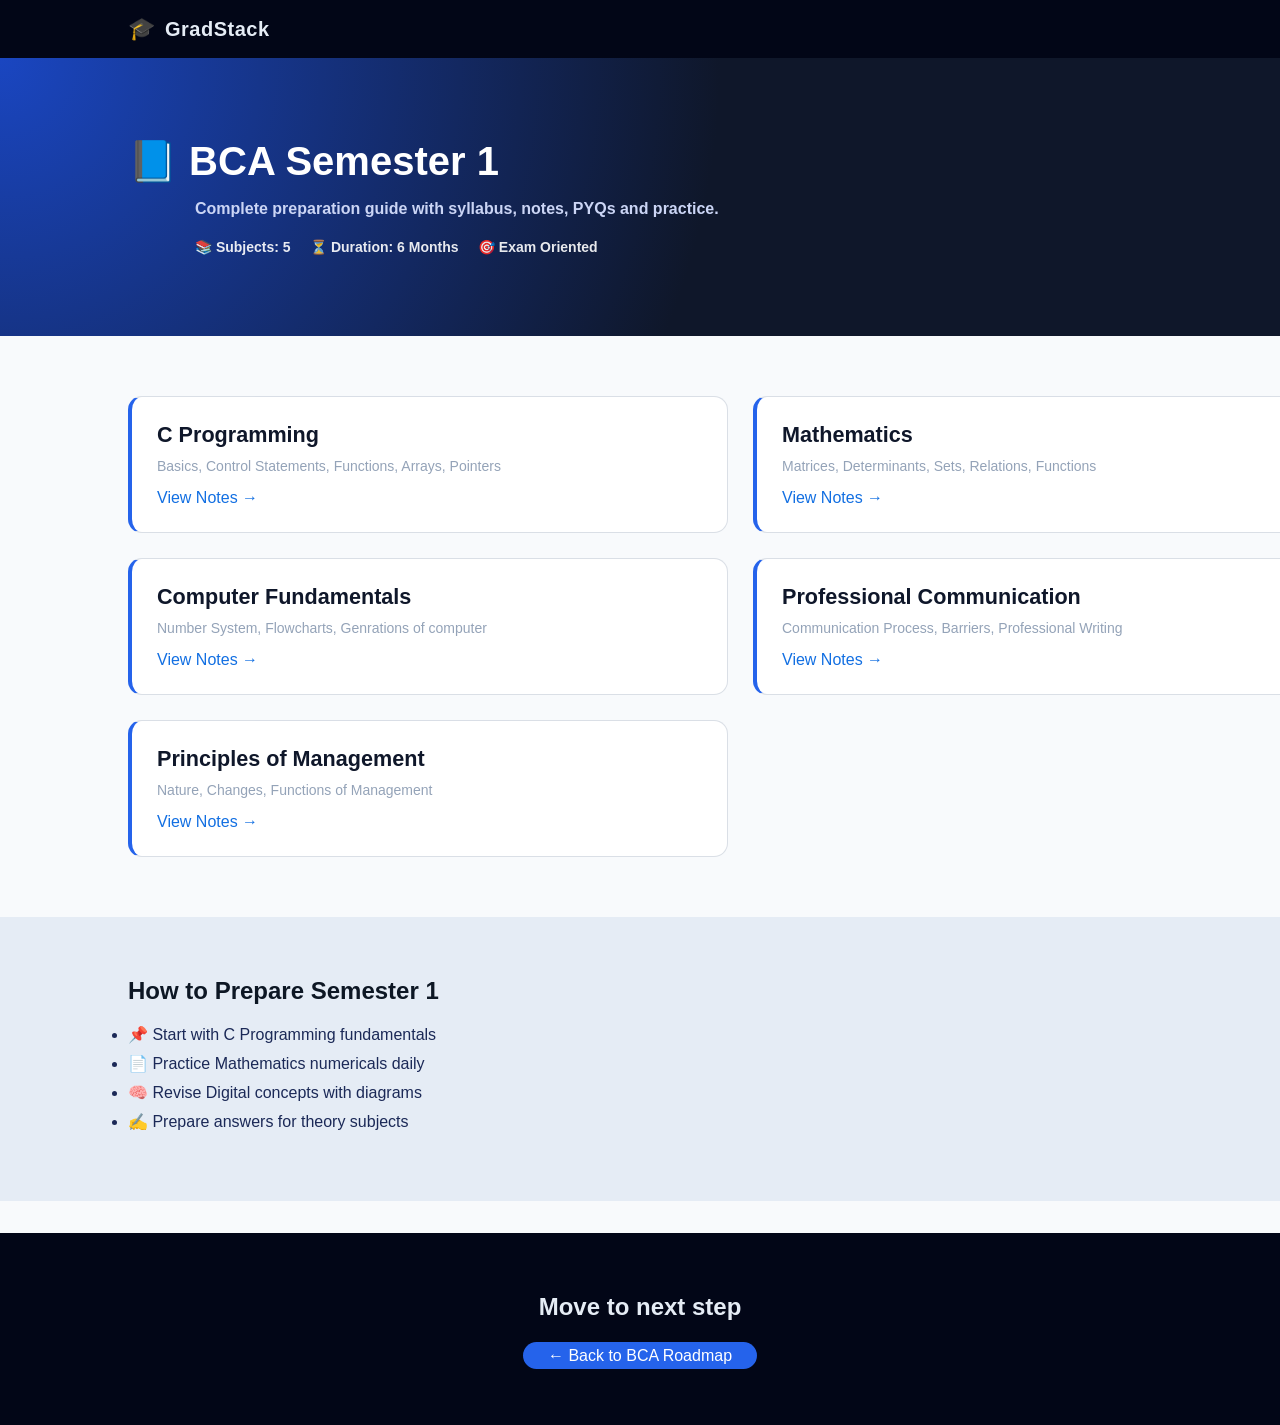
<file: GradStack/BCA and BBA/Semester/bca_sem-1/bca-sem1.html>
<!DOCTYPE html>
<html lang="en">
<head>
  <meta charset="UTF-8">
  <meta name="viewport" content="width=device-width, initial-scale=1.0">
  <title>BCA Semester 1 | GradStack</title>
  <link rel="stylesheet" href="../../roadmap.css">
</head>
<body>

    <!-- ===== HEADER ===== -->
<header class="site-header">
  <div class="brand">
    <span class="logo">🎓</span>
    <span class="brand-name">GradStack</span>
  </div>
</header>


  <!-- ===== HERO ===== -->
  <section class="hero">
    <h1>📘 BCA Semester 1</h1>
    <p>Complete preparation guide with syllabus, notes, PYQs and practice.</p>

    <div class="info">
      <span>📚 Subjects: 5</span>
      <span>⏳ Duration: 6 Months</span>
      <span>🎯 Exam Oriented</span>
    </div>
  </section>

  <!-- ===== SUBJECT ROADMAP ===== -->
  <section class="roadmap">

    <div class="semester">
      <h2>C Programming</h2>
      <p>Basics, Control Statements, Functions, Arrays, Pointers</p>
      <a href="Subjects/c-programming/index.html" class="btn">View Notes →</a>
    </div>

    <div class="semester">
      <h2>Mathematics</h2>
      <p>Matrices, Determinants, Sets, Relations, Functions</p>
      <a href="#" class="btn">View Notes →</a>
    </div>

    <div class="semester">
      <h2>Computer Fundamentals </h2>
      <p>Number System, Flowcharts, Genrations of computer</p>
      <a href="#" class="btn">View Notes →</a>
    </div>

    <div class="semester">
      <h2>Professional Communication</h2>
      <p>Communication Process, Barriers, Professional Writing</p>
      <a href="#" class="btn">View Notes →</a>
    </div>

     <div class="semester">
      <h2>Principles of Management</h2>
      <p>Nature, Changes, Functions of Management</p>
      <a href="#" class="btn">View Notes →</a>
    </div>

  </section>

  <!-- ===== HOW TO STUDY ===== -->
  <section class="use">
    <h2>How to Prepare Semester 1</h2>
    <ul>
      <li>📌 Start with C Programming fundamentals</li>
      <li>📄 Practice Mathematics numericals daily</li>
      <li>🧠 Revise Digital concepts with diagrams</li>
      <li>✍️ Prepare answers for theory subjects</li>
    </ul>
  </section>

  <!-- ===== CTA ===== -->
  <section class="cta">
    <h2>Move to next step</h2>
    <div class="st-btn">
      <a href="../bca_roadmap.html" class="btn primary">← Back to BCA Roadmap</a>
    </div>
  </section>

</body>
</html>
</file>
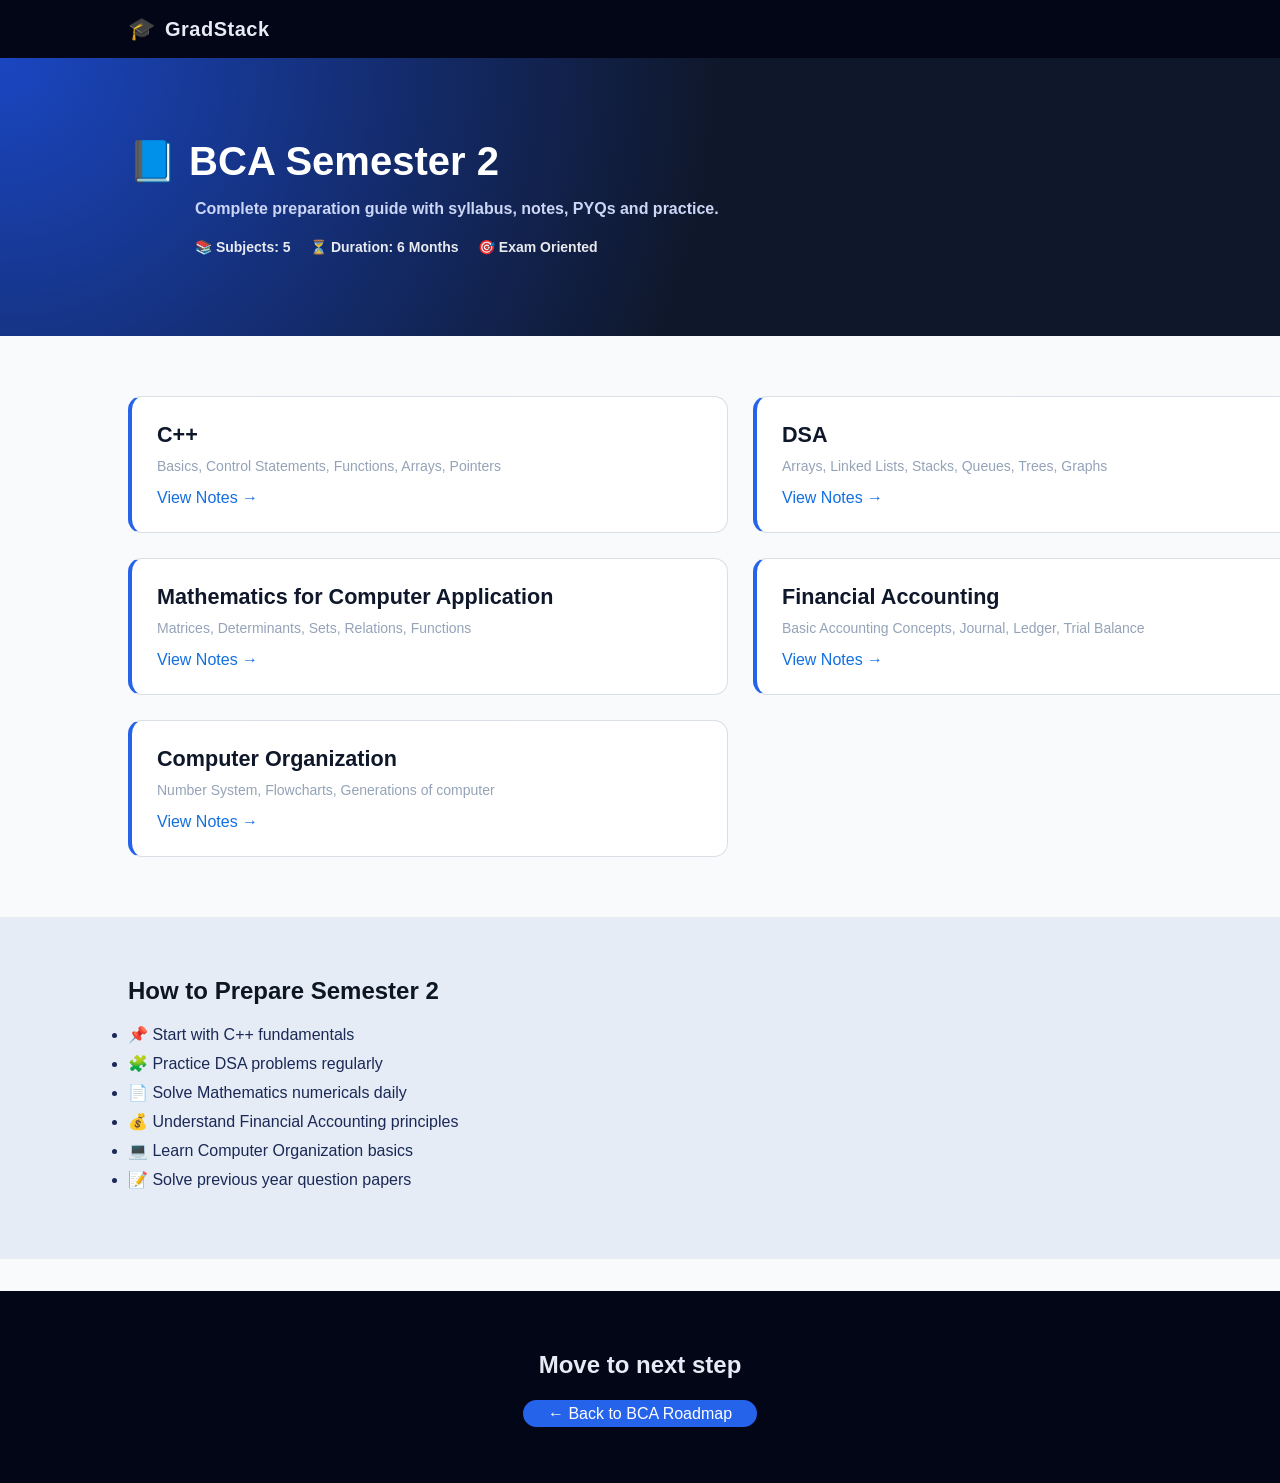
<file: GradStack/BCA and BBA/Semester/bca_sem-2/bca-sem2.html>
<!DOCTYPE html>
<html lang="en">
<head>
  <meta charset="UTF-8">
  <meta name="viewport" content="width=device-width, initial-scale=1.0">
  <title>BCA Semester 2 | GradStack</title>
  <link rel="stylesheet" href="../../roadmap.css">
</head>
<body>

    <!-- ===== HEADER ===== -->
<header class="site-header">
  <div class="brand">
    <span class="logo">🎓</span>
    <span class="brand-name">GradStack</span>
  </div>
</header>


  <!-- ===== HERO ===== -->
  <section class="hero">
    <h1>📘 BCA Semester 2</h1>
    <p>Complete preparation guide with syllabus, notes, PYQs and practice.</p>

    <div class="info">
      <span>📚 Subjects: 5</span>
      <span>⏳ Duration: 6 Months</span>
      <span>🎯 Exam Oriented</span>
    </div>
  </section>

  <!-- ===== SUBJECT ROADMAP ===== -->
  <section class="roadmap">

    <div class="semester">
      <h2>C++ </h2>
      <p>Basics, Control Statements, Functions, Arrays, Pointers</p>
      <a href="#" class="btn">View Notes →</a>
    </div>

    <div class="semester">
      <h2>DSA</h2>
      <p>Arrays, Linked Lists, Stacks, Queues, Trees, Graphs</p>
      <a href="#" class="btn">View Notes →</a>
    </div>

    <div class="semester">
      <h2>Mathematics for Computer Application</h2>
      <p>Matrices, Determinants, Sets, Relations, Functions</p>
      <a href="#" class="btn">View Notes →</a>
    </div>

    <div class="semester">
      <h2>Financial Accounting</h2>
      <p>Basic Accounting Concepts, Journal, Ledger, Trial Balance</p>
      <a href="#" class="btn">View Notes →</a>
    </div>

     <div class="semester">
      <h2>Computer Organization</h2>
      <p>Number System, Flowcharts, Generations of computer</p>
      <a href="#" class="btn">View Notes →</a>
    </div>

  </section>

  <!-- ===== HOW TO STUDY ===== -->
  <section class="use">
    <h2>How to Prepare Semester 2</h2>
    <ul>
      <li>📌 Start with C++ fundamentals</li>
        <li>🧩 Practice DSA problems regularly</li>
        <li>📄 Solve Mathematics numericals daily</li>
        <li>💰 Understand Financial Accounting principles</li>
        <li>💻 Learn Computer Organization basics</li>
        <li>📝 Solve previous year question papers</li>
    </ul>
  </section>

  <!-- ===== CTA ===== -->
  <section class="cta">
    <h2>Move to next step</h2>
    <div class="st-btn">
      <a href="../bca_roadmap.html" class="btn primary">← Back to BCA Roadmap</a>
    </div>
  </section>

</body>
</html>
</file>
<file: GradStack/Assets/css/style.css>
/* ========= BASIC RESET ========= */
*,
*::before,
*::after {
    box-sizing: border-box;
    margin: 0;
    padding: 0;
}

body {
    font-family: system-ui, -apple-system, BlinkMacSystemFont, "Segoe UI",
        sans-serif;
    background-color: #f8fafc;
    /* light background */
    color: #0f172a;
    /* dark navy text */
    line-height: 1.6;
    padding-top: 60px;
}

/* ========= GLOBAL ========= */
.container {
    width: 90%;
    max-width: 1120px;
    margin: 0 auto;
}

.section {
    padding: 5rem 0;
}

.section-alt {
    background-color: #e5ecf5;
}

.section-title {
    font-size: 2rem;
    font-weight: 700;
    text-align: center;
    margin-bottom: 0.5rem;
}

.section-subtitle {
    text-align: center;
    color: #64748b;
    max-width: 520px;
    margin: 0 auto 2.5rem;
}

/* ========= NAVBAR ========= */
.navbar {
    position: fixed;
    top: 0;
    left: 0;
    width: 100%;
    z-index: 50;
    background: #0f172a;
    color: #e5e7eb;
    padding: 0.75rem 0;
    box-shadow: 0 10px 30px rgba(15, 23, 42, 0.6);
}

.nav-content {
    display: flex;
    align-items: center;
    justify-content: space-between;
}

.logo {
    display: flex;
    align-items: center;
    gap: 0.4rem;
    font-weight: 700;
    letter-spacing: 0.03em;
}

.logo-icon {
    font-size: 1.4rem;
}

.logo-text {
    font-size: 1.2rem;
}

.nav-links {
    display: flex;
    gap: 1.25rem;
    align-items: center;
    font-size: 0.95rem;
}

.nav-links a {
    color: #e5e7eb;
    text-decoration: none;
    transition: opacity 0.2s ease, transform 0.1s ease;
}

.nav-links a:hover {
    opacity: 0.8;
    transform: translateY(-1px);
}

/* ========= BUTTONS ========= */
.btn-primary,
.btn-secondary,
.btn-outline {
    display: inline-flex;
    align-items: center;
    justify-content: center;
    padding: 0.65rem 1.4rem;
    border-radius: 999px;
    font-size: 0.95rem;
    font-weight: 600;
    text-decoration: none;
    cursor: pointer;
    border: 1px solid transparent;
    transition: background 0.2s ease, color 0.2s ease, transform 0.1s ease,
        box-shadow 0.2s ease;
}

.btn-primary {
    background: #2563eb;
    color: #ffffff;
    box-shadow: 0 10px 25px rgba(37, 99, 235, 0.4);
}

.btn-primary:hover {
    transform: translateY(-1px);
    box-shadow: 0 14px 30px rgba(37, 99, 235, 0.55);
}

.btn-secondary {
    background: #0f172a;
    color: #e5e7eb;
}

.btn-secondary:hover {
    transform: translateY(-1px);
    box-shadow: 0 10px 25px rgba(15, 23, 42, 0.5);
}

.btn-outline {
    border-color: #38bdf8;
    color: #e0f2fe;
    background: transparent;
    padding-inline: 1rem;
}

.btn-outline:hover {
    background: #38bdf8;
    color: #0f172a;
}

/* ========= HERO ========= */
.hero {
    padding: 4rem 0 4.5rem;
    background: radial-gradient(circle at top left, #1d4ed8 0, #0f172a 45%),
        #0f172a;
    color: #e5e7eb;
}

/* for mobile */
@media (max-width: 768px) {
  .hero {
    padding-top: 2.5rem;
  }
}

.hero-grid {
    display: grid;
    grid-template-columns: minmax(0, 2fr) minmax(0, 1.4fr);
    gap: 3rem;
    align-items: center;
}

.hero-text h1 {
    font-size: clamp(2.2rem, 3vw, 2.8rem);
    margin-bottom: 1rem;
}

.hero-text p {
    color: #cbd5f5;
    max-width: 520px;
}

.hero-buttons {
    display: flex;
    gap: 1rem;
    margin: 1.75rem 0 0.75rem;
    flex-wrap: wrap;
}

.hero-mini {
    font-size: 0.9rem;
    color: #93c5fd;
}

/* hero visual card */
.hero-visual {
    display: flex;
    justify-content: flex-end;
    position: relative;
  z-index: 5;
}

.dashboard-card {
    background: #0b1220;
    border-radius: 1.25rem;
    padding: 1.5rem;
    min-width: 260px;
    max-width: 340px;
    box-shadow: 0 18px 40px rgba(15, 23, 42, 0.7);
    border: 1px solid rgba(148, 163, 184, 0.4);
    transform: none;
}

.dashboard-card h3 {
    margin-bottom: 0.75rem;
    font-size: 1.05rem;
}

.dashboard-card ul {
    list-style: none;
    margin-bottom: 1.2rem;
}

.dashboard-card li {
    font-size: 0.9rem;
    margin-bottom: 0.4rem;
    padding-left: 0.8rem;
    position: relative;
}

.dashboard-card li::before {
    content: "•";
    position: absolute;
    left: 0;
    color: #38bdf8;
}

.progress-bar {
    background: #020617;
    border-radius: 999px;
    height: 0.45rem;
    overflow: hidden;
    margin-bottom: 0.4rem;
}

.progress-fill {
    width: 65%;
    height: 100%;
    background: linear-gradient(to right, #22c55e, #eab308, #ef4444);
}

.progress-text {
    font-size: 0.8rem;
    color: #e5e7eb;
}

/* ========= CARDS & GRID ========= */
.card-grid {
    display: grid;
    gap: 1.75rem;
}

.card-grid.two {
    grid-template-columns: repeat(auto-fit, minmax(260px, 1fr));
}

.card-grid.four {
    grid-template-columns: repeat(auto-fit, minmax(230px, 1fr));
}

.card {
    background: #ffffff;
    border-radius: 1.25rem;
    padding: 1.5rem 1.6rem;
    box-shadow: 0 10px 28px rgba(15, 23, 42, 0.06);
    border: 1px solid rgba(148, 163, 184, 0.35);
    transition: transform 0.15s ease, box-shadow 0.15s ease,
        border-color 0.15s ease;
}

.card h3 {
    margin-bottom: 0.4rem;
    font-size: 1.05rem;
}

.card p {
    font-size: 0.9rem;
    color: #475569;
}

.card:hover {
    transform: translateY(-4px);
    box-shadow: 0 16px 35px rgba(15, 23, 42, 0.18);
    border-color: #2563eb;
}

/* courses */
.course-card {
    border-left: 4px solid #2563eb;
}

/* resources */
.resource-card .tag {
    display: inline-flex;
    margin-top: 1rem;
    padding: 0.25rem 0.75rem;
    border-radius: 999px;
    font-size: 0.75rem;
    background: #eff6ff;
    color: #1d4ed8;
    font-weight: 600;
}

.resource-card.coming-soon {
    opacity: 0.9;
    position: relative;
}

.resource-card.coming-soon .tag {
    background: #fef3c7;
    color: #92400e;
}

/* card link */
.card-link {
    display: inline-block;
    margin-top: 1rem;
    font-size: 0.9rem;
    color: #2563eb;
    text-decoration: none;
}

.card-link:hover {
    text-decoration: underline;
}

/* ========= SEARCH FORM ========= */
.search-form {
    background: #ffffff;
    padding: 1.75rem 1.8rem;
    border-radius: 1.5rem;
    box-shadow: 0 12px 34px rgba(15, 23, 42, 0.09);
    border: 1px solid rgba(148, 163, 184, 0.4);
}

.form-row {
    display: grid;
    grid-template-columns: repeat(auto-fit, minmax(180px, 1fr));
    gap: 1rem 1.25rem;
    margin-bottom: 1.4rem;
}

.form-field label {
    display: block;
    font-size: 0.85rem;
    font-weight: 600;
    margin-bottom: 0.25rem;
    color: #475569;
}

.form-field input,
.form-field select {
    width: 100%;
    padding: 0.55rem 0.7rem;
    border-radius: 0.6rem;
    border: 1px solid #cbd5e1;
    font-size: 0.9rem;
    outline: none;
    background: #f8fafc;
    transition: border-color 0.15s ease, box-shadow 0.15s ease,
        background 0.15s ease;
}

.form-field input:focus,
.form-field select:focus {
    border-color: #2563eb;
    box-shadow: 0 0 0 2px rgba(37, 99, 235, 0.18);
    background: #ffffff;
}

.search-btn {
    width: 100%;
}

/* ========= SUBJECT CHIPS ========= */
.subject-chips {
    display: flex;
    flex-wrap: wrap;
    gap: 0.75rem;
    justify-content: center;
}

.subject-chips button {
    border: none;
    padding: 0.4rem 0.9rem;
    border-radius: 999px;
    background: #0f172a;
    color: #e5e7eb;
    font-size: 0.85rem;
    cursor: pointer;
    transition: background 0.15s ease, transform 0.1s ease,
        box-shadow 0.15s ease;
}

.subject-chips button:hover {
    background: #1d4ed8;
    transform: translateY(-1px);
    box-shadow: 0 10px 22px rgba(37, 99, 235, 0.4);
}

/* ========= FOOTER ========= */
.footer {
    background: #020617;
    color: #e5e7eb;
    padding-top: 3rem;
    margin-top: 2rem;
}

.footer-grid {
    display: grid;
    grid-template-columns: repeat(auto-fit, minmax(200px, 1fr));
    gap: 2rem;
    padding-bottom: 2rem;
    border-bottom: 1px solid rgba(148, 163, 184, 0.4);
}

.footer h3 {
    font-size: 1.3rem;
    margin-bottom: 0.4rem;
}

.footer h4 {
    font-size: 1rem;
    margin-bottom: 0.5rem;
}

.footer p {
    font-size: 0.9rem;
    color: #cbd5f5;
}

.footer ul {
    list-style: none;
}

.footer li {
    margin-bottom: 0.35rem;
}

.footer a {
    color: #cbd5f5;
    text-decoration: none;
    font-size: 0.9rem;
}

.footer a:hover {
    text-decoration: underline;
}

.footer-bottom {
    text-align: center;
    padding: 0.9rem 0 1.2rem;
    font-size: 0.8rem;
    color: #9ca3af;
}

/* ========= RESPONSIVE ========= */


/* ===== SIDEBAR MENU ===== */

.menu-icon {
  font-size: 1.5rem;
  cursor: pointer;
  margin-right: 12px;
  display: none;
}

/* show hamburger on mobile */
@media (max-width: 768px) {
  .menu-icon {
    display: block;
  }
}
/* Yha se sidebar ke liye CSS hai */
/* overlay */
#overlay {
  position: fixed;
  inset: 0;
  background: rgba(0,0,0,0.45);
  display: none;
  z-index: 60;
}

/* sidebar */
#sidebar {
  position: fixed;
  top: 0;
  left: -280px;
  width: 280px;
  height: 100%;
  background: #ffffff;
  z-index: 70;
  transition: left 0.3s ease;
  box-shadow: 8px 0 30px rgba(0,0,0,0.25);
  overflow-y: auto;
}

/* sidebar header */
.sidebar-header {
  background: #0f172a;
  color: #e5e7eb;
  padding: 1rem 1.1rem;
  display: flex;
  justify-content: space-between;
  align-items: center;
}

.sidebar-header span {
  cursor: pointer;
  font-size: 1.2rem;
}

/* sidebar menu */
#sidebar ul {
  list-style: none;
}

#sidebar ul li {
  padding: 0.85rem 1.1rem;
  border-bottom: 1px solid #e5e7eb;
  font-size: 0.9rem;
  cursor: pointer;
}

#sidebar ul li:hover {
  background: #f1f5f9;
}

#sidebar ul li strong {
  color: #2563eb;
}

.divider {
  height: 10px;
  background: #f1f5f9;
  padding: 0 !important;
}

/* ===== MOBILE NAV CONTROL ===== */



/* ===== NAVBAR FIX ===== */

.nav-content {
  display: flex;
  align-items: center;
  justify-content: space-between;
}

/* left group */
.nav-left {
  display: flex;
  align-items: center;
  gap: 10px;
}

/* right group */
.nav-right {
  display: flex;
  align-items: center;
}

/* ===== MOBILE BEHAVIOUR ===== */
@media (max-width: 768px) {

  /* hamburger visible */
  .menu-icon {
    display: block;
  }

  /* login always visible */
  .nav-login {
    display: inline-flex !important;
  }

  /* hide old desktop nav links */
  .nav-links {
    display: none;
  }

  /* logo fix: never go right */
  .logo {
    white-space: nowrap;
  }
}

@media (max-width: 768px) {
  .hero-grid {
    display: flex;
    flex-direction: column;
    gap: 2rem;
  }

  .hero-text {
    order: 1;
  }

  .hero-visual {
    order: 2;
    justify-content: center;
    margin-top: 1rem;
  }
}


@media (max-width: 768px) {
  .dashboard-card {
    position: static;
    width: 100%;
    max-width: 360px;
    margin: 0 auto;
  }
}

@media (max-width: 768px) {
  .hero {
    padding-top: 3.5rem;
    padding-bottom: 3rem;
  }
}
</file>
<file: GradStack/About Us/styles.css>
/* Reset and Base Styles */
* {
    margin: 0;
    padding: 0;
    box-sizing: border-box;
}

:root {
    /* Color Palette - Matching GradStack Theme */
    --primary-blue: #3b82f6;
    --dark-blue: #1e3a8a;
    --darker-blue: #1e293b;
    --navy: #0f172a;
    --light-gray: #f8fafc;
    --gray: #64748b;
    --text-light: #e2e8f0;
    --text-dark: #1e293b;
    --white: #ffffff;
    --accent: #60a5fa;
    --success: #22c55e;

    /* Shadows */
    --shadow-sm: 0 1px 2px 0 rgba(0, 0, 0, 0.05);
    --shadow-md: 0 4px 6px -1px rgba(0, 0, 0, 0.1);
    --shadow-lg: 0 10px 15px -3px rgba(0, 0, 0, 0.1);
    --shadow-xl: 0 20px 25px -5px rgba(0, 0, 0, 0.1);

    /* Transitions */
    --transition: all 0.3s ease;
}

body {
    font-family: 'Inter', -apple-system, BlinkMacSystemFont, 'Segoe UI', Roboto, sans-serif;
    line-height: 1.6;
    color: var(--text-dark);
    background-color: var(--light-gray);
    overflow-x: hidden;
}

.container {
    max-width: 1200px;
    margin: 0 auto;
    padding: 0 2rem;
}

/* Smooth Scroll */
html {
    scroll-behavior: smooth;
}

/* Hero Section */
.hero {
    background: linear-gradient(135deg, var(--dark-blue) 20%, var(--navy) 60%);
    padding: 8rem 2rem 6rem;
    text-align: center;
    position: relative;
    overflow: hidden;
}

.hero::before {
    content: '';
    position: absolute;
    top: 0;
    left: 0;
    right: 0;
    bottom: 0;
    background:
        radial-gradient(circle at 20% 50%, rgba(59, 130, 246, 0.1) 0%, transparent 50%),
        radial-gradient(circle at 80% 50%, rgba(96, 165, 250, 0.1) 0%, transparent 50%);
    pointer-events: none;
}

.hero-content {
    position: relative;
    z-index: 1;
    max-width: 800px;
    margin: 0 auto;
}

.hero-title {
    font-size: 3.5rem;
    font-weight: 700;
    color: var(--white);
    margin-bottom: 1rem;
    line-height: 1.2;
}

.hero-subtitle {
    font-size: 1.25rem;
    color: var(--text-light);
    margin-bottom: 2rem;
    opacity: 0.9;
}

.cta-button {
    display: inline-flex;
    align-items: center;
    gap: 0.5rem;
    background: var(--primary-blue);
    color: var(--white);
    padding: 1rem 2rem;
    border-radius: 0.75rem;
    text-decoration: none;
    font-weight: 600;
    font-size: 1.1rem;
    transition: var(--transition);
    box-shadow: var(--shadow-lg);
}

.cta-button:hover {
    background: var(--accent);
    transform: translateY(-2px);
    box-shadow: var(--shadow-xl);
}

/* About Section */
.about-section {
    background: var(--white);
    padding: 5rem 0;
}

.section-title {
    font-size: 2.5rem;
    font-weight: 700;
    color: var(--text-dark);
    margin-bottom: 1.5rem;
    text-align: center;
}

.about-intro,
.offerings,
.progress-tracking,
.mission-vision {
    margin-bottom: 5rem;
}

.intro-text {
    font-size: 1.125rem;
    color: var(--gray);
    line-height: 1.8;
    margin-bottom: 1rem;
    text-align: center;
    max-width: 900px;
    margin-left: auto;
    margin-right: auto;
}

/* Feature Cards */
.offerings-intro {
    text-align: center;
    font-size: 1.125rem;
    color: var(--gray);
    margin-bottom: 3rem;
}

.cards-grid {
    display: grid;
    grid-template-columns: repeat(auto-fit, minmax(300px, 1fr));
    gap: 2rem;
    margin-top: 2rem;
}

.feature-card {
    background: var(--light-gray);
    padding: 2rem;
    border-radius: 1rem;
    transition: var(--transition);
    border: 2px solid transparent;
}

.feature-card:hover {
    transform: translateY(-5px);
    box-shadow: var(--shadow-lg);
    border-color: var(--primary-blue);
}

.card-icon {
    width: 60px;
    height: 60px;
    background: linear-gradient(135deg, var(--primary-blue), var(--accent));
    border-radius: 1rem;
    display: flex;
    align-items: center;
    justify-content: center;
    margin-bottom: 1.5rem;
    font-size: 1.75rem;
    color: var(--white);
}

.feature-card h3 {
    font-size: 1.5rem;
    color: var(--text-dark);
    margin-bottom: 0.75rem;
}

.feature-card p {
    color: var(--gray);
    line-height: 1.6;
}

/* Progress Tracking Section */
.progress-content {
    display: grid;
    grid-template-columns: 1fr 1fr;
    gap: 3rem;
    align-items: center;
    margin-top: 3rem;
}

.progress-text p {
    font-size: 1.125rem;
    color: var(--gray);
    line-height: 1.8;
    margin-bottom: 1.5rem;
}

.progress-features {
    list-style: none;
    margin: 2rem 0;
}

.progress-features li {
    display: flex;
    align-items: center;
    gap: 0.75rem;
    font-size: 1.125rem;
    color: var(--text-dark);
    margin-bottom: 1rem;
}

.progress-features i {
    color: var(--success);
    font-size: 1.25rem;
}

.progress-visual {
    display: flex;
    justify-content: center;
}

.progress-card {
    background: linear-gradient(135deg, var(--primary-blue), var(--accent));
    padding: 2.5rem;
    border-radius: 1.5rem;
    box-shadow: var(--shadow-xl);
    width: 100%;
    max-width: 400px;
}

.progress-header {
    display: flex;
    justify-content: space-between;
    align-items: center;
    margin-bottom: 1.5rem;
}

.progress-header h4 {
    color: var(--white);
    font-size: 1.25rem;
}

.progress-percentage {
    font-size: 2rem;
    font-weight: 700;
    color: var(--white);
}

.progress-bar-container {
    background: rgba(255, 255, 255, 0.2);
    height: 12px;
    border-radius: 1rem;
    overflow: hidden;
    margin-bottom: 2rem;
}

.progress-bar {
    height: 100%;
    background: var(--white);
    border-radius: 1rem;
    transition: width 1s ease;
}

.progress-stats {
    display: grid;
    grid-template-columns: repeat(3, 1fr);
    gap: 1rem;
}

.stat {
    text-align: center;
}

.stat-value {
    display: block;
    font-size: 1.75rem;
    font-weight: 700;
    color: var(--white);
    margin-bottom: 0.25rem;
}

.stat-label {
    font-size: 0.875rem;
    color: rgba(255, 255, 255, 0.8);
}

/* Mission & Vision */
.mission-vision {
    display: grid;
    grid-template-columns: 1fr 1fr;
    gap: 2rem;
}

.mission-card,
.vision-card {
    background: var(--light-gray);
    padding: 3rem;
    border-radius: 1.5rem;
    text-align: center;
    transition: var(--transition);
}

.mission-card:hover,
.vision-card:hover {
    transform: translateY(-5px);
    box-shadow: var(--shadow-lg);
}

.mv-icon {
    width: 80px;
    height: 80px;
    background: linear-gradient(135deg, var(--primary-blue), var(--accent));
    border-radius: 50%;
    display: flex;
    align-items: center;
    justify-content: center;
    margin: 0 auto 2rem;
    font-size: 2.5rem;
    color: var(--white);
}

.mission-card h3,
.vision-card h3 {
    font-size: 1.75rem;
    color: var(--text-dark);
    margin-bottom: 1rem;
}

.mission-card p,
.vision-card p {
    color: var(--gray);
    line-height: 1.8;
    font-size: 1.125rem;
}

/* Contact Section */
.contact-section {
    background: var(--light-gray);
    padding: 5rem 0;
}

.contact-title {
    color: var(--text-dark);
}

.contact-intro {
    text-align: center;
    font-size: 1.125rem;
    color: var(--gray);
    margin-bottom: 4rem;
    max-width: 800px;
    margin-left: auto;
    margin-right: auto;
}

.contact-container {
    display: grid;
    grid-template-columns: 1fr 1.5fr;
    gap: 4rem;
    margin-top: 3rem;
}

/* Contact Info */
.contact-info {
    background: var(--white);
    padding: 3rem;
    border-radius: 1.5rem;
    box-shadow: var(--shadow-md);
    height: fit-content;
}

.contact-info h3 {
    font-size: 1.75rem;
    color: var(--text-dark);
    margin-bottom: 2rem;
}

.contact-method {
    display: flex;
    align-items: start;
    gap: 1.5rem;
    margin-bottom: 2rem;
    padding-bottom: 2rem;
    border-bottom: 1px solid var(--light-gray);
}

.contact-method:last-of-type {
    border-bottom: none;
}

.method-icon {
    width: 50px;
    height: 50px;
    background: linear-gradient(135deg, var(--primary-blue), var(--accent));
    border-radius: 0.75rem;
    display: flex;
    align-items: center;
    justify-content: center;
    flex-shrink: 0;
}

.method-icon i {
    color: var(--white);
    font-size: 1.25rem;
}

.method-details h4 {
    font-size: 1rem;
    color: var(--gray);
    margin-bottom: 0.5rem;
    font-weight: 500;
}

.method-details a {
    color: var(--text-dark);
    text-decoration: none;
    font-size: 1.125rem;
    font-weight: 600;
    transition: var(--transition);
}

.method-details a:hover {
    color: var(--primary-blue);
}

/* Social Links */
.social-links {
    margin-top: 3rem;
}

.social-links h4 {
    font-size: 1.125rem;
    color: var(--text-dark);
    margin-bottom: 1.5rem;
}

.social-icons {
    display: flex;
    gap: 1rem;
}

.social-icon {
    width: 50px;
    height: 50px;
    border-radius: 0.75rem;
    display: flex;
    align-items: center;
    justify-content: center;
    color: var(--white);
    font-size: 1.25rem;
    text-decoration: none;
    transition: var(--transition);
}

.social-icon.linkedin {
    background: #0077b5;
}

.social-icon.instagram {
    background: linear-gradient(135deg, #833ab4, #fd1d1d, #fcb045);
}

.social-icon.github {
    background: #333;
}

.social-icon:hover {
    transform: translateY(-3px);
    box-shadow: var(--shadow-lg);
}

/* Contact Form */
.contact-form-container {
    background: var(--white);
    padding: 3rem;
    border-radius: 1.5rem;
    box-shadow: var(--shadow-md);
}

.contact-form {
    display: flex;
    flex-direction: column;
    gap: 1.5rem;
}

.form-group {
    display: flex;
    flex-direction: column;
}

.form-group label {
    display: flex;
    align-items: center;
    gap: 0.5rem;
    font-weight: 600;
    color: var(--text-dark);
    margin-bottom: 0.5rem;
    font-size: 0.95rem;
}

.form-group label i {
    color: var(--primary-blue);
}

.form-group input,
.form-group textarea {
    padding: 1rem;
    border: 2px solid var(--light-gray);
    border-radius: 0.75rem;
    font-size: 1rem;
    font-family: inherit;
    transition: var(--transition);
    background: var(--light-gray);
}

.form-group input:focus,
.form-group textarea:focus {
    outline: none;
    border-color: var(--primary-blue);
    background: var(--white);
}

.form-group textarea {
    resize: vertical;
    min-height: 150px;
}

.submit-button {
    display: flex;
    align-items: center;
    justify-content: center;
    gap: 0.75rem;
    background: linear-gradient(135deg, var(--primary-blue), var(--accent));
    color: var(--white);
    padding: 1.25rem 2rem;
    border: none;
    border-radius: 0.75rem;
    font-size: 1.125rem;
    font-weight: 600;
    cursor: pointer;
    transition: var(--transition);
    box-shadow: var(--shadow-md);
}

.submit-button:hover {
    transform: translateY(-2px);
    box-shadow: var(--shadow-xl);
}

.submit-button:active {
    transform: translateY(0);
}

/* Success Message */
.success-message {
    background: linear-gradient(135deg, var(--success), #16a34a);
    color: var(--white);
    padding: 2rem;
    border-radius: 1rem;
    text-align: center;
    display: flex;
    flex-direction: column;
    align-items: center;
    gap: 1rem;
    animation: slideInUp 0.5s ease;
}

.success-message i {
    font-size: 3rem;
}

.success-message.hidden {
    display: none;
}

@keyframes slideInUp {
    from {
        opacity: 0;
        transform: translateY(20px);
    }

    to {
        opacity: 1;
        transform: translateY(0);
    }
}

/* Footer */
.footer {
    background: var(--navy);
    padding: 3rem 0;
    color: var(--text-light);
}

.footer-content {
    display: flex;
    justify-content: space-between;
    align-items: center;
}

.footer-logo {
    display: flex;
    align-items: center;
    gap: 0.5rem;
    font-size: 1.5rem;
    font-weight: 700;
    color: var(--white);
    margin-bottom: 0.5rem;
}

.footer-tagline {
    color: var(--text-light);
    opacity: 0.8;
}

.footer-right p {
    color: var(--text-light);
    opacity: 0.8;
}

/* Responsive Design */
@media (max-width: 1024px) {
    .progress-content {
        grid-template-columns: 1fr;
    }

    .contact-container {
        grid-template-columns: 1fr;
    }
}

@media (max-width: 768px) {
    .nav-links {
        display: none;
    }

    .mobile-menu-toggle {
        display: block;
    }

    .hero-title {
        font-size: 2.5rem;
    }

    .hero-subtitle {
        font-size: 1.125rem;
    }

    .section-title {
        font-size: 2rem;
    }

    .cards-grid {
        grid-template-columns: 1fr;
    }

    .mission-vision {
        grid-template-columns: 1fr;
    }

    .contact-form-container {
        padding: 2rem;
    }

    .footer-content {
        flex-direction: column;
        text-align: center;
        gap: 1rem;
    }

    .container {
        padding: 0 1rem;
    }
}

@media (max-width: 480px) {
    .hero {
        padding: 5rem 1rem 4rem;
    }

    .hero-title {
        font-size: 2rem;
    }

    .cta-button {
        padding: 0.875rem 1.5rem;
        font-size: 1rem;
    }

    .contact-info,
    .contact-form-container {
        padding: 1.5rem;
    }
}

/* Animations */
@keyframes fadeInUp {
    from {
        opacity: 0;
        transform: translateY(30px);
    }

    to {
        opacity: 1;
        transform: translateY(0);
    }
}

.feature-card,
.mission-card,
.vision-card {
    animation: fadeInUp 0.6s ease forwards;
}

.feature-card:nth-child(1) {
    animation-delay: 0.1s;
}

.feature-card:nth-child(2) {
    animation-delay: 0.2s;
}

.feature-card:nth-child(3) {
    animation-delay: 0.3s;
}

.feature-card:nth-child(4) {
    animation-delay: 0.4s;
}

.feature-card:nth-child(5) {
    animation-delay: 0.5s;
}

.feature-card:nth-child(6) {
    animation-delay: 0.6s;
}
</file>
<file: GradStack/BCA and BBA/roadmap.css>
* {
  margin: 0;
  padding: 0;
  box-sizing: border-box;
  font-family: "Segoe UI", sans-serif;
}
body {
  background-color: #f8fafc;
  color: #0f172a;
}
.hero {
  padding: 80px 10%;
  background:radial-gradient(circle at top left, #1a46c1 0, #0f172a 55%),
        #0f172a;
  color: white;

}
.hero h1 {
  font-size: 40px;
  margin-bottom: 15px;
}
.hero p, .info{
  margin-left: 67px;
  font-weight: bold;
}

.hero p{
  margin-bottom: 20px;
  color: #cbd5f5;
}
.info span {
  display: inline-block;
  margin-right: 15px;
  font-size: 14px;
  opacity: 0.9;
}

/* ROADMAP */
.roadmap {
  padding: 60px 10%;
  display: grid;
  grid-template-columns: repeat(2, minmax(600px, 2fr));
  gap: 25px;
 
}
.semester {
  background: #ffffff;
  border: 1px solid rgba(148, 163, 184, 0.35);;
  padding: 25px;
  border-radius: 14px;
  transition: 0.3s;
  border-left: 4px solid #2563eb;
}

.semester:hover {
  transform: translateY(-6px);
  border-color: #3b82f6;
}

.semester h2 {
  font-size: 1.35rem;
  margin-bottom: 10px;
}

.semester p {
  font-size: 14px;
  color: #94a3b8;
  margin-bottom: 15px;
}

/* BUTTON */
.btn {
  text-decoration: none;
  color: #126fe2;
  font-weight: 500;
}

.primary {
  background: #2563eb;
  padding:5px 25px;
  border-radius: 25px;
  color: white; 
}

/* USE SECTION */
.use {
  padding: 60px 10%;
  background: #e5ecf5;
  color: #0d1724;
}

.use h2 {
  margin-bottom: 20px;
}
.use ul li {
  margin-bottom: 10px;
  color: #1b2957;
}

/* CTA */
.cta {
  margin-top:2rem;
  padding: 60px 10%;
  text-align: center;
  background: #020617;
  color: #e5ecf5;
}
.st-btn{
  margin-top: 8px;
}
.cta h2{
  margin-bottom: 26px;
}

/* RESPONSIVENESS STARTS */
/* ========================= */

/* Tablets & small laptops */
@media (max-width: 1200px) {
  .roadmap {
    grid-template-columns: repeat(2, minmax(400px, 1fr));
  }

  .hero p,
  .info {
    margin-left: 0;
  }
}

/* Tablets */
@media (max-width: 900px) {
  .hero {
    padding: 60px 6%;
    text-align: center;
  }

  .hero h1 {
    font-size: 32px;
  }

  .hero p,
  .info {
    margin-left: 0;
  }

  .info span {
    display: block;
    margin-bottom: 6px;
  }

  .roadmap {
    grid-template-columns: 1fr;
  }
}

/* Mobile devices */
@media (max-width: 600px) {
  .hero {
    padding: 50px 5%;
  }

  .hero h1 {
    font-size: 26px;
  }

  .hero p {
    font-size: 14px;
  }

  .roadmap {
    padding: 40px 5%;
    gap: 18px;
  }

  .semester {
    padding: 20px;
  }

  .use,
  .cta {
    padding: 40px 5%;
  }

  .use h2,
  .cta h2 {
    font-size: 22px;
  }
}

/* ===== HEADER ===== */
.site-header {
  position: sticky;
  padding: 16px 10%;
  background: #020617;
  color: #e5ecf5;
}

.brand {
  display: flex;
  align-items: center;
  gap: 10px;
  font-weight: 600;
}

.logo {
  font-size: 22px;
}

.brand-name {
  font-size: 20px;
  letter-spacing: 0.5px;
}
</file>
<file: GradStack/Login Page/style.css>
:root {
    --bg-gradient-from: #f0f7ff;
    --bg-gradient-via: #ffffff;
    --bg-gradient-to: #e6efff;

    --card-bg: rgba(255, 255, 255, 0.9);

    --text-primary: #1f2937;
    --text-secondary: #374151;
    --text-muted: #6b7280;

    --border-color: #dbeafe;
    --input-bg: #ffffff;

    --error-color: #ef4444;

    /* MAIN PAGE BLUE */
    --blue-600: #2563eb;
    --blue-700: #1d4ed8;
    --blue-800: #1e40af;

    /* PURPLE = SAME BLUE (NO DESIGN CHANGE) */
    --purple-600: #2563eb;
    --purple-700: #1d4ed8;
    --purple-800: #1e40af;

    /* Soft premium glow shadows */
--shadow-md: 0 6px 14px rgba(37,99,235,0.12);
--shadow-lg: 0 14px 28px rgba(37,99,235,0.18);
--shadow-xl: 0 22px 45px rgba(37,99,235,0.22);
--shadow-2xl: 0 30px 60px rgba(37,99,235,0.28);
}


.dark {
    --bg-gradient-from: #0f172a;
    --bg-gradient-via: #020617;
    --bg-gradient-to: #062094;

    --card-bg: rgba(15, 23, 42, 0.9);

    --text-primary: #f9fafb;
    --text-secondary: #d1d5db;
    --text-muted: #9ca3af;

    --border-color: #1e293b;
    --input-bg: #020617;

    --purple-600: #3b82f6;
    --purple-700: #2563eb;
    --purple-800: #1d4ed8;
}


* {
    margin: 0;
    padding: 0;
    box-sizing: border-box;
}

body {
    font-family: -apple-system, BlinkMacSystemFont, 'Segoe UI', 'Roboto', 'Oxygen', 'Ubuntu', 'Cantarell', 'Fira Sans', 'Droid Sans', 'Helvetica Neue', sans-serif;
    -webkit-font-smoothing: antialiased;
    -moz-osx-font-smoothing: grayscale;
    background: linear-gradient(135deg, var(--bg-gradient-from) 0%, var(--bg-gradient-via) 50%, var(--bg-gradient-to) 100%);
    min-height: 100vh;
    display: flex;
    align-items: center;
    justify-content: center;
    padding: 1rem;
    transition: background 0.3s ease;
}

.theme-toggle {
    position: fixed;
    top: 1rem;
    right: 1rem;
    width: 40px;
    height: 40px;
    border-radius: 50%;
    border: 1px solid var(--border-color);
    background: var(--card-bg);
    cursor: pointer;
    display: flex;
    align-items: center;
    justify-content: center;
    box-shadow: var(--shadow-lg);
    transition: transform 0.2s ease, box-shadow 0.2s ease;
    z-index: 1000;
}

.theme-toggle:hover {
    transform: scale(1.1);
    box-shadow: var(--shadow-xl);
}

.theme-toggle .icon {
    color: var(--text-primary);
}

.theme-toggle .sun-icon {
    display: none;
}

.dark .theme-toggle .moon-icon {
    display: none;
}

.dark .theme-toggle .sun-icon {
    display: block;
}

.container {
    width: 100%;
    max-width: 448px;
}

.auth-wrapper {
    width: 100%;
}

.branding {
    text-align: center;
    margin-bottom: 2rem;
    animation: fadeIn 0.6s ease;
}

.logo-circle {
    width: 64px;
    height: 64px;
    border-radius: 50%;
    background: linear-gradient(135deg, var(--blue-600), var(--blue-700));
    display: inline-flex;
    align-items: center;
    justify-content: center;
    margin-bottom: 1rem;
    box-shadow: var(--shadow-lg);
}

.graduation-icon {
    color: white;
}

.brand-title {
    font-size: 2.25rem;
    font-weight: bold;
    background: linear-gradient(135deg, var(--purple-600), var(--purple-800));
    -webkit-background-clip: text;
    -webkit-text-fill-color: transparent;
    background-clip: text;
    margin-bottom: 0.5rem;
}

.brand-subtitle {
    color: var(--text-secondary);
    font-size: 1rem;
}

.auth-card {
    background: var(--card-bg);
    -webkit-backdrop-filter: blur(10px);
    backdrop-filter: blur(10px);
    border-radius: 0.75rem;
    box-shadow: var(--shadow-2xl);
    border: 1px solid var(--border-color);
    overflow: hidden;
    animation: slideUp 0.5s ease;
}

.card-header {
    padding: 1.5rem 1.5rem 0.5rem;
    text-align: center;
}

.card-title {
    font-size: 1.5rem;
    font-weight: bold;
    color: var(--text-primary);
    margin-bottom: 0.5rem;
}

.card-description {
    color: var(--text-muted);
    font-size: 0.875rem;
}

.card-content {
    padding: 1.5rem;
}

.card-footer {
    padding: 0 1.5rem 1.5rem;
}

.form-group {
    margin-bottom: 1rem;
}

.form-label {
    display: flex;
    align-items: center;
    gap: 0.5rem;
    color: var(--text-primary);
    font-size: 0.875rem;
    font-weight: 500;
    margin-bottom: 0.5rem;
}

.label-icon {
    color: var(--text-secondary);
}

.form-input {
    width: 100%;
    padding: 0.625rem 0.75rem;
    font-size: 0.875rem;
    border: 1px solid var(--border-color);
    border-radius: 0.5rem;
    background: var(--input-bg);
    color: var(--text-primary);
    transition: border-color 0.2s ease, box-shadow 0.2s ease;
}

.form-input:focus {
    outline: none;
    border-color: var(--purple-600);
    box-shadow: 0 0 0 3px rgba(147, 51, 234, 0.1);
}

.form-input.error {
    border-color: var(--error-color);
}

.error-message {
    display: block;
    color: var(--error-color);
    font-size: 0.75rem;
    margin-top: 0.25rem;
    min-height: 1rem;
}

.password-wrapper {
    position: relative;
}

.password-wrapper .form-input {
    padding-right: 2.5rem;
}

.password-toggle {
    position: absolute;
    right: 0.75rem;
    top: 50%;
    transform: translateY(-50%);
    background: none;
    border: none;
    cursor: pointer;
    color: var(--text-muted);
    padding: 0;
    display: flex;
    align-items: center;
    justify-content: center;
    transition: color 0.2s ease;
}

.password-toggle:hover {
    color: var(--text-secondary);
}

.form-options {
    display: flex;
    align-items: center;
    justify-content: space-between;
    margin-bottom: 1rem;
}

.checkbox-label {
    display: flex;
    align-items: center;
    gap: 0.5rem;
    cursor: pointer;
    font-size: 0.875rem;
    color: var(--text-primary);
}

.checkbox-input {
    width: 16px;
    height: 16px;
    cursor: pointer;
    accent-color: var(--purple-600);
}

.checkbox-custom {
    display: none;
}

.forgot-link {
    background: none;
    border: none;
    color: var(--purple-600);
    font-size: 0.875rem;
    font-weight: 500;
    cursor: pointer;
    transition: color 0.2s ease;
}

.forgot-link:hover {
    color: var(--purple-700);
}

/* Submit Button */
.submit-btn {
    width: 100%;
    padding: 0.75rem 1.5rem;
    font-size: 1rem;
    font-weight: 600;
    color: white;
    background: linear-gradient(135deg, var(--purple-600), var(--purple-700));
    border: none;
    border-radius: 0.5rem;
    cursor: pointer;
    box-shadow: var(--shadow-md);
    transition: all 0.3s ease;
    display: flex;
    align-items: center;
    justify-content: center;
    gap: 0.5rem;
}

.submit-btn:hover:not(:disabled) {
    background: linear-gradient(135deg, var(--purple-700), var(--purple-800));
    box-shadow: var(--shadow-xl);
    transform: scale(1.02);
}

.submit-btn:disabled {
    opacity: 0.6;
    cursor: not-allowed;
}

/* Loader */
.loader {
    width: 16px;
    height: 16px;
    border: 2px solid rgba(255, 255, 255, 0.3);
    border-top-color: white;
    border-radius: 50%;
    animation: spin 0.6s linear infinite;
}

/* Toggle Mode */
.toggle-mode {
    text-align: center;
    font-size: 0.875rem;
}

.toggle-text {
    color: var(--text-secondary);
}

.toggle-link {
    background: none;
    border: none;
    color: var(--purple-600);
    font-weight: 600;
    cursor: pointer;
    margin-left: 0.5rem;
    transition: color 0.2s ease;
}

.toggle-link:hover {
    color: var(--purple-700);
}

/* Footer Note */
.footer-note {
    text-align: center;
    color: var(--text-muted);
    font-size: 0.875rem;
    margin-top: 1.5rem;
}

.toast-container {
    position: fixed;
    bottom: 1rem;
    right: 1rem;
    z-index: 1000;
    display: flex;
    flex-direction: column;
    gap: 0.75rem;
    max-width: 400px;
}

.toast {
    background: var(--card-bg);
    border: 1px solid var(--border-color);
    border-radius: 0.5rem;
    padding: 1rem;
    box-shadow: var(--shadow-xl);
    animation: slideInRight 0.3s ease;
    -webkit-backdrop-filter: blur(10px);
    backdrop-filter: blur(10px);
}

.toast.success {
    border-left: 4px solid #10b981;
}

.toast.error {
    border-left: 4px solid var(--error-color);
}

.toast-header {
    font-weight: 600;
    color: var(--text-primary);
    margin-bottom: 0.25rem;
    font-size: 0.875rem;
}

.toast-message {
    color: var(--text-secondary);
    font-size: 0.8125rem;
}

@keyframes fadeIn {
    from {
        opacity: 0;
        transform: translateY(-10px);
    }

    to {
        opacity: 1;
        transform: translateY(0);
    }
}

@keyframes slideUp {
    from {
        opacity: 0;
        transform: translateY(20px);
    }

    to {
        opacity: 1;
        transform: translateY(0);
    }
}

@keyframes slideInRight {
    from {
        opacity: 0;
        transform: translateX(100px);
    }

    to {
        opacity: 1;
        transform: translateX(0);
    }
}

@keyframes spin {
    to {
        transform: rotate(360deg);
    }
}

@media (max-width: 640px) {
    .auth-card {
        margin: 0;
    }

    .card-header,
    .card-content,
    .card-footer {
        padding-left: 1rem;
        padding-right: 1rem;
    }

    .brand-title {
        font-size: 2rem;
    }

    .toast-container {
        left: 1rem;
        right: 1rem;
        max-width: none;
    }
}

/* ===== PREMIUM EFFECTS (SAFE) ===== */

/* Card floating feel */
.auth-card {
    transition: transform 0.35s ease, box-shadow 0.35s ease;
}
.auth-card:hover {
    transform: translateY(-4px);
}

/* Button premium hover */
.submit-btn {
    transition: transform 0.3s ease, box-shadow 0.3s ease;
}
.submit-btn:hover:not(:disabled) {
    transform: scale(1.03);
}

/* Theme toggle smooth hover */
.theme-toggle {
    transition: transform 0.25s ease, box-shadow 0.25s ease;
}
.theme-toggle:hover {
    transform: rotate(10deg) scale(1.1);
}

/* Logo soft glow (very light) */
.logo-circle {
    box-shadow: 0 0 0 rgba(37,99,235,0);
}
</file>
